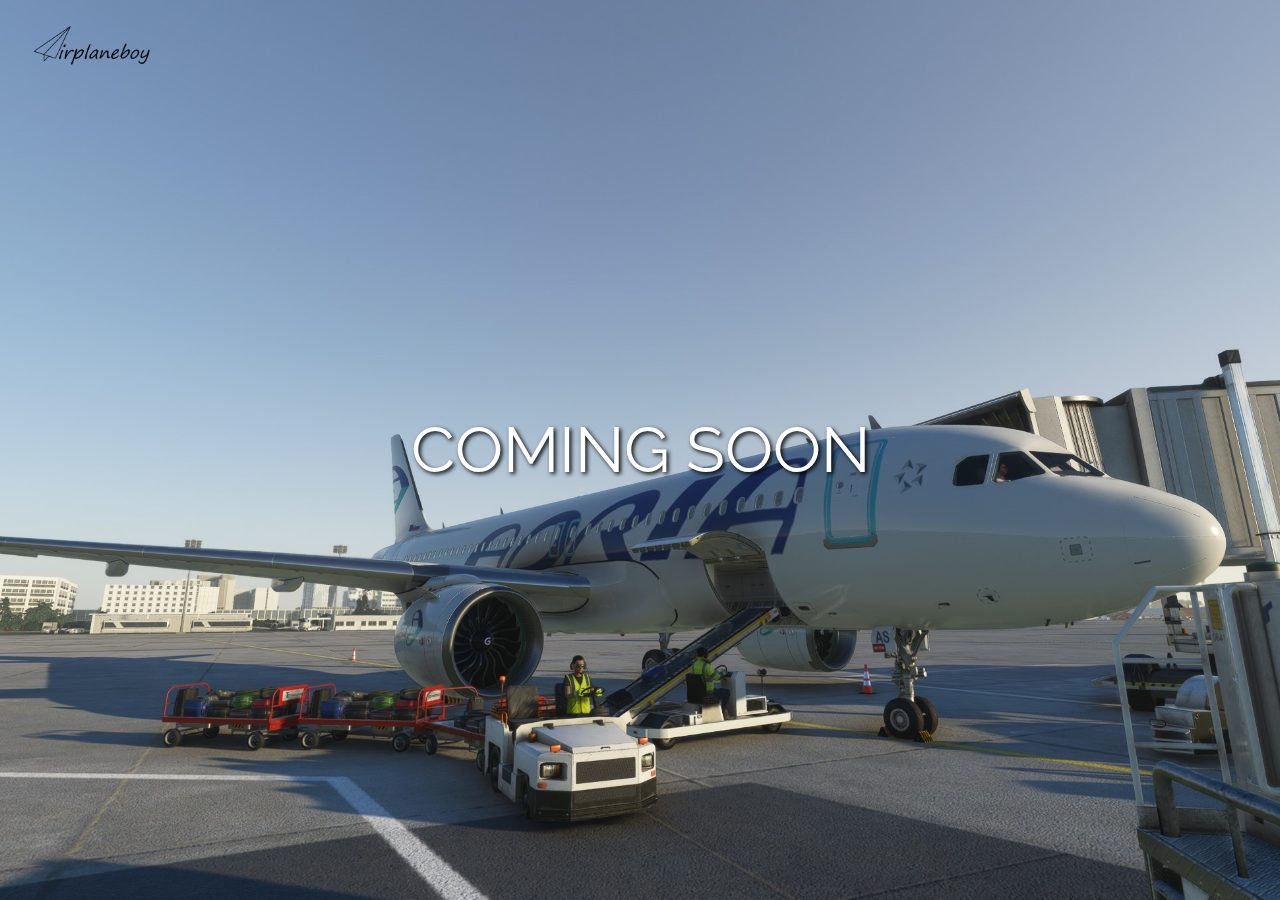
<file: index.html>
<!DOCTYPE html>
<html>
  <head>
    <title>Comming soon | Airplaneboy</title>
    <meta charset="utf-8">
    <meta name="description" content="airplaneboy's website">
    <meta name="keywords" content="airplaneboy, plane, airplane, aircraft, aviation">
    <meta name="author" content="Domen Vogrin">
    <link rel="stylesheet" href="https://www.w3schools.com/w3css/4/w3.css">
    <link rel="stylesheet" href="https://fonts.googleapis.com/css?family=Raleway">

    <link rel="icon" type="image/png" href="img/airplane.png"><!-- favicon -->
    <link rel="stylesheet" type="text/css" href="style/public.css"><!-- css -->
    <link rel="stylesheet" href="https://cdnjs.cloudflare.com/ajax/libs/font-awesome/4.7.0/css/font-awesome.min.css"><!-- fa fa icons -->

    <!-- GOOGLE FONTS -->
    <link rel="preconnect" href="https://fonts.googleapis.com">
    <link rel='stylesheet' href="https://fonts.googleapis.com/css?family=Josefin+Sans"><!-- normal text -->
    <link rel='stylesheet' href="https://fonts.googleapis.com/css?family=Zilla+Slab">
    <link rel='stylesheet' href="https://fonts.googleapis.com/css?family=Parisienne">

    <!-- scripts -->
    <script src="scripts/top.js"></script>
    <style>
      body,h1 {font-family: "Raleway", sans-serif}
      body, html {height: 100%}
      .bgimg {
        background-image: url('img/adr1.jpg');
        min-height: 100%;
        background-position: center;
        background-size: cover;
        text-shadow: 2px 2px 4px #000000;
      }
    </style>
  </head>
  <body>

    <div class="bgimg w3-display-container w3-animate-opacity w3-text-white">
      <div class="w3-display-topleft w3-padding-large w3-xlarge">
        <img src="img/airplaneboii.png" style="width: auto; height: 75px;">
      </div>
      <div class="w3-display-middle">
        <h1 class="w3-jumbo w3-animate-top" style="color: #FFFFFF">COMING SOON</h1>
      </div>
    </div>

  </body>
</html>
</file>
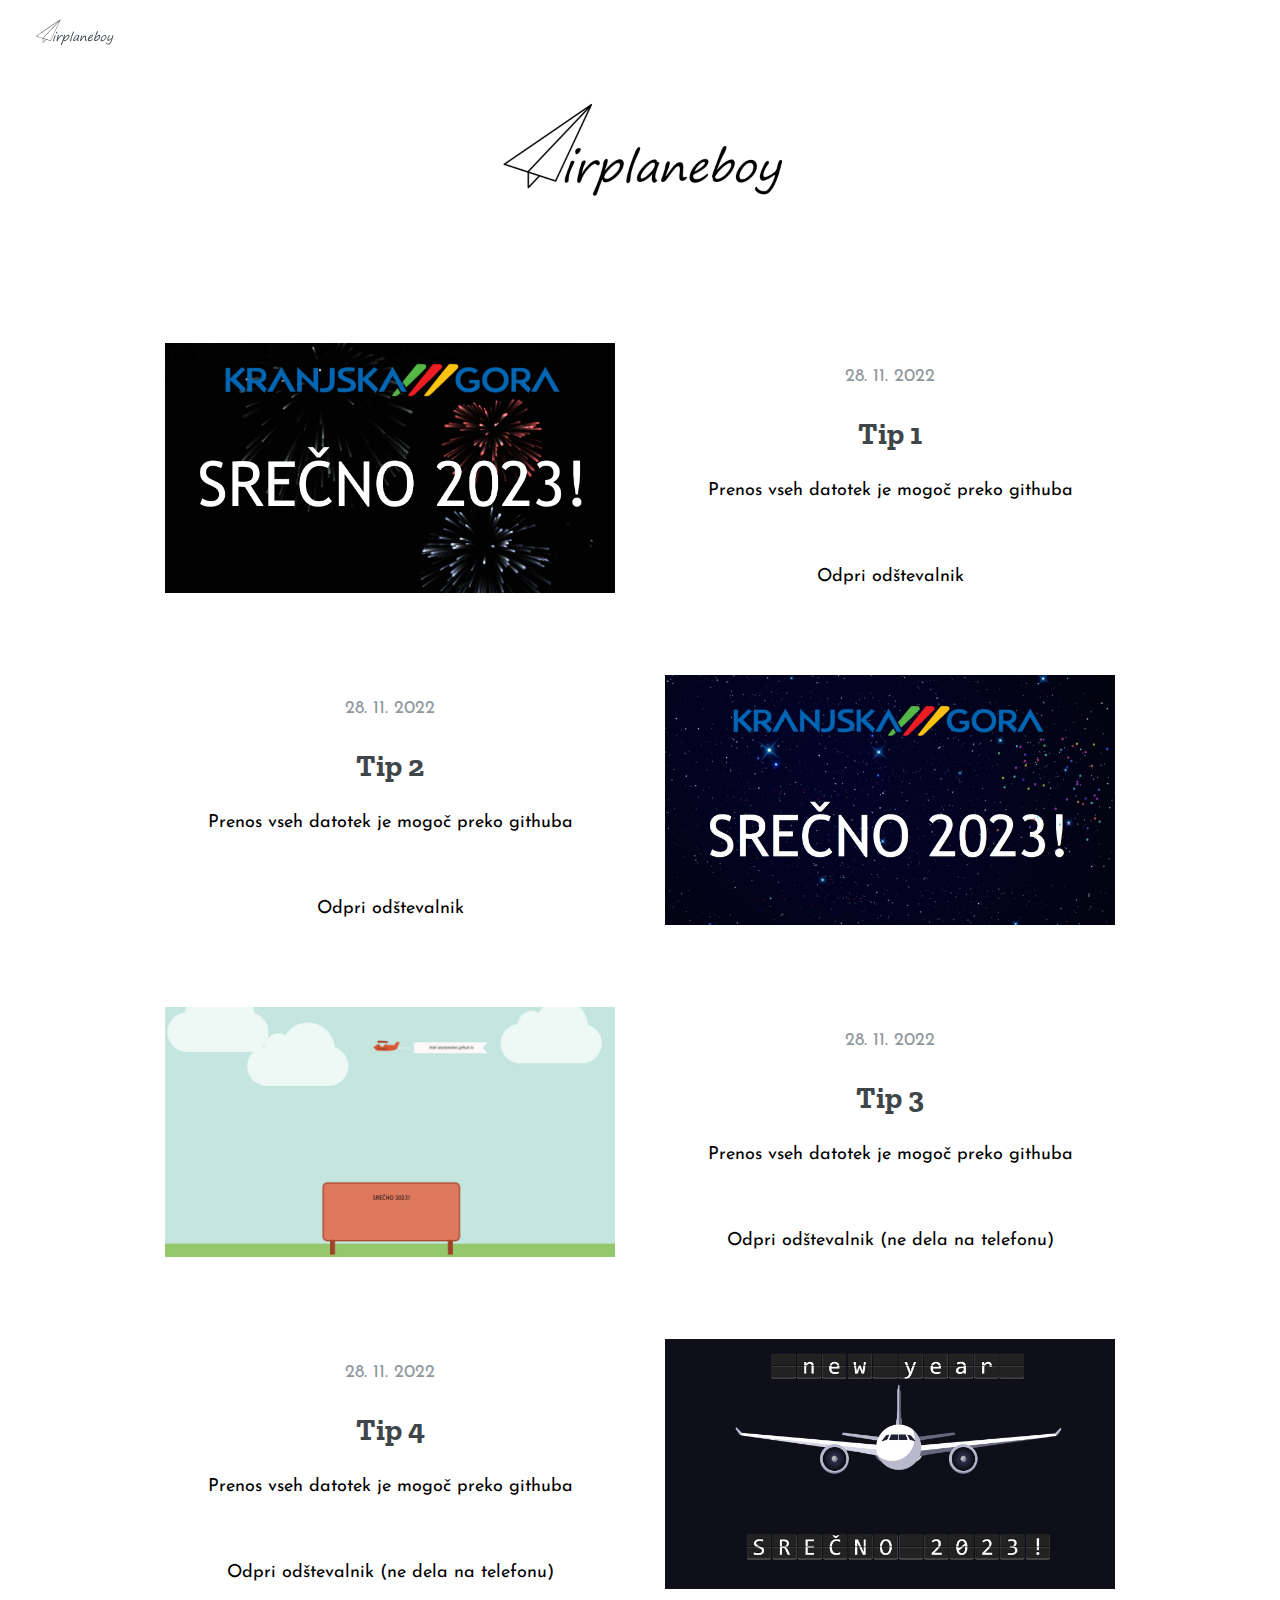
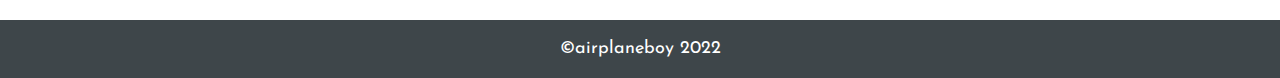
<file: odstevanje/index.html>
<!DOCTYPE html>
<html>
    <head>
        <title>Odštevanje | Airplaneboy</title>
        <meta charset="utf-8">
        <meta name="description" content="airplaneboy's website">
        <meta name="keywords" content="airplaneboy, plane, airplane, aircraft, aviation">
        <meta name="author" content="Domen Vogrin">
        <meta name="viewport" content="width=device-vidth,initial-scale=1.0">

        <link rel="icon" type="image/png" href="../img/airplane.png"><!-- favicon -->
        <link rel="stylesheet" type="text/css" href="../style/public.css"><!-- css -->
        <link rel="stylesheet" href="https://cdnjs.cloudflare.com/ajax/libs/font-awesome/4.7.0/css/font-awesome.min.css"><!-- fa fa icons -->

        <!-- GOOGLE FONTS -->
        <link rel="preconnect" href="https://fonts.googleapis.com">
        <link rel='stylesheet' href="https://fonts.googleapis.com/css?family=Josefin+Sans"><!-- normal text ? -->
        <link rel='stylesheet' href="https://fonts.googleapis.com/css?family=Zilla+Slab">

        <!-- scripts -->
        <script src="../scripts/top.js"></script>
    </head>
    <body>
        <!-- top button -->
        <button onclick="topFunction()" id="myBtn" title="Scroll to top"><i class="fa fa-arrow-up" aria-hidden="true"></i></button>
        
        <!-- navbar -->
        <div class="public_navigation">
            <div class="nav_logo">
                <a href="../index.html">
                    <img id="indexLogo" src="../svg/airplaneboy.svg">
                </a>
            </div>
            <!--<div class="nav_links">
                <a href="airplaneboy.html">Airplaneboy</a>-->
                <!--<a href="projects.html">Projekti</a>-->
                <!--<a href="blog.html">Blog</a>
            </div>-->
        </div>

        <!-- logo -->
        <div class="blog_logo_out">
            <div class="blog_logo_in">
                <img src="../img/airplaneboy.png">
            </div>
        </div>

        <!-- main div -->
        <div class="blog_main">
            <a href="type1/odstevanje.html", target="_blank">
                <div class="blog_post_all">
                    <div class="blog_post_demo_slika_levo">
                        <img src="type1/type1.jpg">
                    </div>
                    <div class="blog_post_demo_opis">
                        <div class="blog_post_demo_besedilo">
                            <p class="blog_post_demo_date">28. 11. 2022</p>
                            <h3>Tip 1</h3>
                            <p>Prenos vseh datotek je mogoč preko githuba</p>
                        </div>
                        <div>
                            <p class="blog_post_demo_vec">Odpri odštevalnik</p>
                        </div>
                    </div>
                </div>
            </a>

            <a href="type2/odstevanje.html", target="_blank">
                <div class="blog_post_all">
                    <div class="blog_post_demo_opis">
                        <div class="blog_post_demo_besedilo">
                            <p class="blog_post_demo_date">28. 11. 2022</p>
                            <h3>Tip 2</h3>
                            <p>Prenos vseh datotek je mogoč preko githuba</p>
                        </div>
                        <div>
                            <p class="blog_post_demo_vec">Odpri odštevalnik</p>
                        </div>
                    </div>
                    <div class="blog_post_demo_slika_desno">
                        <img src="type2/type2.jpg">
                    </div>
                </div>
            </a>

            <a href="type3/air.html", target="_blank">
                <div class="blog_post_all">
                    <div class="blog_post_demo_slika_levo">
                        <img src="type3/type3.jpg">
                    </div>
                    <div class="blog_post_demo_opis">
                        <div class="blog_post_demo_besedilo">
                            <p class="blog_post_demo_date">28. 11. 2022</p>
                            <h3>Tip 3</h3>
                            <p>Prenos vseh datotek je mogoč preko githuba</p>
                        </div>
                        <div>
                            <p class="blog_post_demo_vec">Odpri odštevalnik (ne dela na telefonu)</p>
                        </div>
                    </div>
                </div>
            </a>

            <a href="type4/airplane.html", target="_blank">
                <div class="blog_post_all">
                    <div class="blog_post_demo_opis">
                        <div class="blog_post_demo_besedilo">
                            <p class="blog_post_demo_date">28. 11. 2022</p>
                            <h3>Tip 4</h3>
                            <p>Prenos vseh datotek je mogoč preko githuba</p>
                        </div>
                        <div>
                            <p class="blog_post_demo_vec">Odpri odštevalnik (ne dela na telefonu)</p>
                        </div>
                    </div>
                    <div class="blog_post_demo_slika_desno">
                        <img src="type4/type4.jpg">
                    </div>
                </div>
            </a>

            
        </div>
                  
        <footer>
            <p>&copyairplaneboy&nbsp2022</p>
        </footer>
    </body>
</html>
</file>
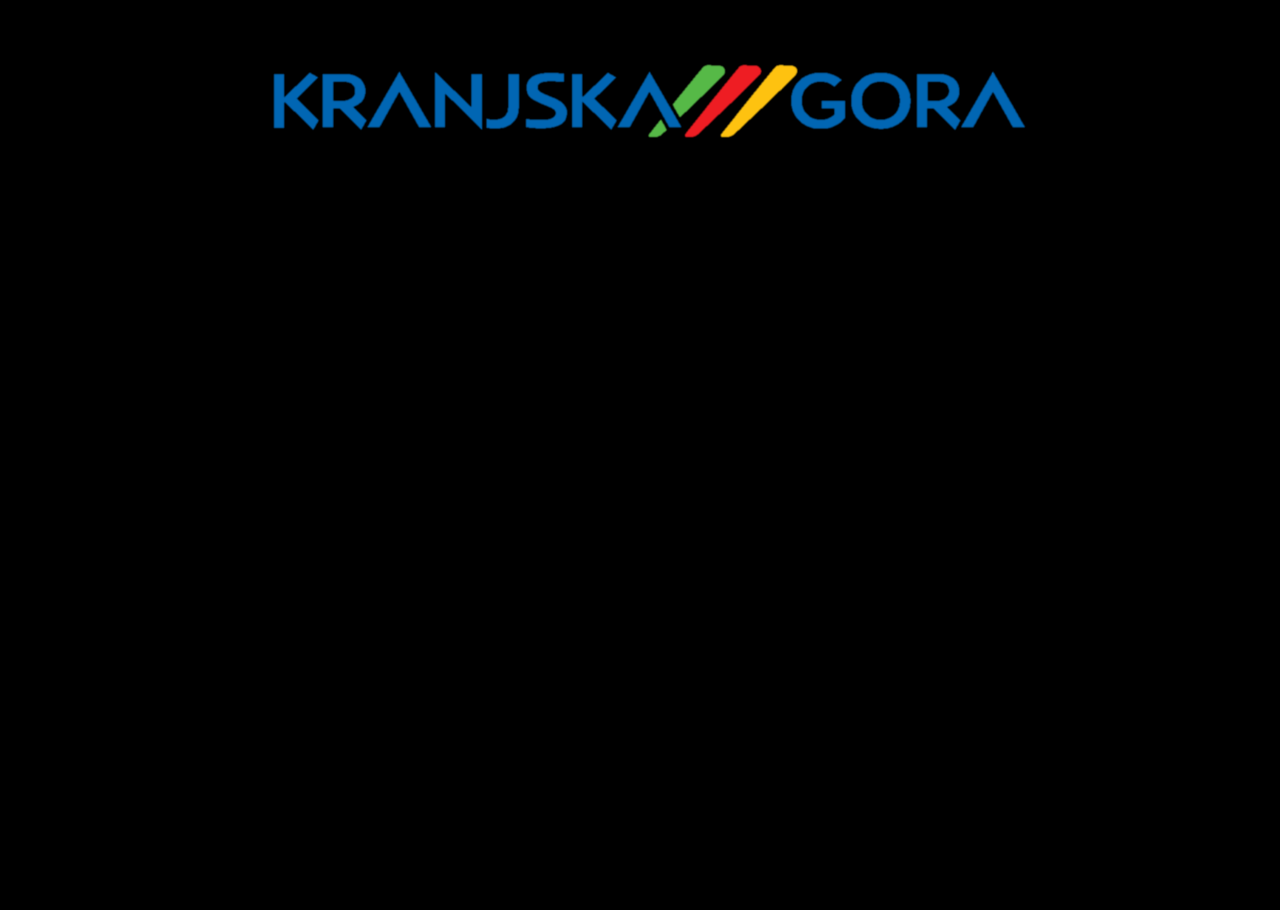
<file: odstevanje/odstevanje.html>
<!DOCTYPE html>
<html>
	<head>
		<title>Odštevanje v Kranjski Gori</title>
		<meta charset="UTF-8">
		<meta name="description" content="Eli ne zna delat odštevalnikov časa">
		<meta name="keywords" content="It's the final countdown, #KG4EVER, #KG=LIFE, #zedrugoleto">
		<meta name="author" content="Domen Vogrin">
		<meta name="viewport" content="width=device-vidth,initial-scale=1.0">
		<link rel="icon" type="image/png" href="favicon1.jpg">
		<link rel="stylesheet" type="text/css" href="odstevanje.css"/>
		
	</head>
	<body style="background: black !important;">
		
		
		
		<div id="fire" style="opacity: 0;">
			<canvas id="canvas"></canvas>
		</div>
		
		
		
		
		<div>
			<div style="position: absolute; left: 10px; top: 10px; width: 100%; height: 100%;">
				<div id="sirina">
					<div id="KG"><img src="logo.png"></div>
		
					<div id="notri">
						<p id="stej"></p>
					</div>
				</div>
			</div>
		</div>
		
		
		
		<script>
			// Datum in ura do 00:00:00
			var countDownDate = new Date("Jan 01, 2023 00:00:00").getTime();

			// Update vsaka sekunda
			var x = setInterval(odstevanje, 1000);
			
			function odstevanje() {

				// Današnji datum in ura
				var now = new Date().getTime();
    
				// Razdalja med zdaj in 00:00:00
				var distance = countDownDate - now;
    
				// Preračunaj v ure, minute in sekunde
				var hours = Math.floor(distance / (1000 * 60 * 60));
				var minutes = Math.floor((distance % (1000 * 60 * 60)) / (1000 * 60));
				var seconds = Math.floor((distance % (1000 * 60)) / 1000);
    
				// Pokaži v id="stej"
				if(hours < 10) hours = "0" + hours
				if(minutes < 10) minutes = "0" + minutes
				if(seconds < 10) seconds = "0" + seconds
				document.getElementById("stej").innerHTML = hours + "&nbsp:&nbsp"
				+ minutes + "&nbsp:&nbsp" + seconds;
				
				// Srečno 2020 
				if (distance < 1000) {
					clearInterval(x);
					document.getElementById("stej").innerHTML = "SREČNO 2023!"; //Vam želita brata Vogrin
					document.getElementById("fire").style.opacity = "1";
				}
			}
		</script>
		
		
		
		<script>

window.addEventListener("resize", resizeCanvas, false);
        window.addEventListener("DOMContentLoaded", onLoad, false);
        
        window.requestAnimationFrame = 
            window.requestAnimationFrame       || 
            window.webkitRequestAnimationFrame || 
            window.mozRequestAnimationFrame    || 
            window.oRequestAnimationFrame      || 
            window.msRequestAnimationFrame     || 
            function (callback) {
                window.setTimeout(callback, 1000/60);
            };
        
        var canvas, ctx, w, h, particles = [], probability = 0.04,
            xPoint, yPoint;
        
        
        
        
        
        function onLoad() {
            canvas = document.getElementById("canvas");
            ctx = canvas.getContext("2d");
            resizeCanvas();
            
            window.requestAnimationFrame(updateWorld);
        } 
        
        function resizeCanvas() {
            if (!!canvas) {
                w = canvas.width = window.innerWidth;
                h = canvas.height = window.innerHeight;
            }
        } 
        
        function updateWorld() {
            update();
            paint();
            window.requestAnimationFrame(updateWorld);
        } 
        
        function update() {
            if (particles.length < 500 && Math.random() < probability) {
                createFirework();
            }
            var alive = [];
            for (var i=0; i<particles.length; i++) {
                if (particles[i].move()) {
                    alive.push(particles[i]);
                }
            }
            particles = alive;
        } 
        
        function paint() {
            ctx.globalCompositeOperation = 'source-over';
            ctx.fillStyle = "rgba(0,0,0,0.2)";
            ctx.fillRect(0, 0, w, h);
            ctx.globalCompositeOperation = 'lighter';
            for (var i=0; i<particles.length; i++) {
                particles[i].draw(ctx);
            }
        } 
        
        function createFirework() {
            xPoint = Math.random()*(w-200)+100;
            yPoint = Math.random()*(h-200)+100;
            var nFire = Math.random()*50+100;
            var c = "rgb("+(~~(Math.random()*200+55))+","
                 +(~~(Math.random()*200+55))+","+(~~(Math.random()*200+55))+")";
            for (var i=0; i<nFire; i++) {
                var particle = new Particle();
                particle.color = c;
                var vy = Math.sqrt(25-particle.vx*particle.vx);
                if (Math.abs(particle.vy) > vy) {
                    particle.vy = particle.vy>0 ? vy: -vy;
                }
                particles.push(particle);
            }
        } 
        
        function Particle() {
            this.w = this.h = Math.random()*4+1;
            
            this.x = xPoint-this.w/2;
            this.y = yPoint-this.h/2;
            
            this.vx = (Math.random()-0.5)*10;
            this.vy = (Math.random()-0.5)*10;
            
            this.alpha = Math.random()*.5+.5;
            
            this.color;
        } 
        
        Particle.prototype = {
            gravity: 0.05,
            move: function () {
                this.x += this.vx;
                this.vy += this.gravity;
                this.y += this.vy;
                this.alpha -= 0.01;
                if (this.x <= -this.w || this.x >= screen.width ||
                    this.y >= screen.height ||
                    this.alpha <= 0) {
                        return false;
                }
                return true;
            },
            draw: function (c) {
                c.save();
                c.beginPath();
                
                c.translate(this.x+this.w/2, this.y+this.h/2);
                c.arc(0, 0, this.w, 0, Math.PI*2);
                c.fillStyle = this.color;
                c.globalAlpha = this.alpha;
                
                c.closePath();
                c.fill();
                c.restore();
            }
        } 

</script>
		
		
		
	</body>
</html>
</file>
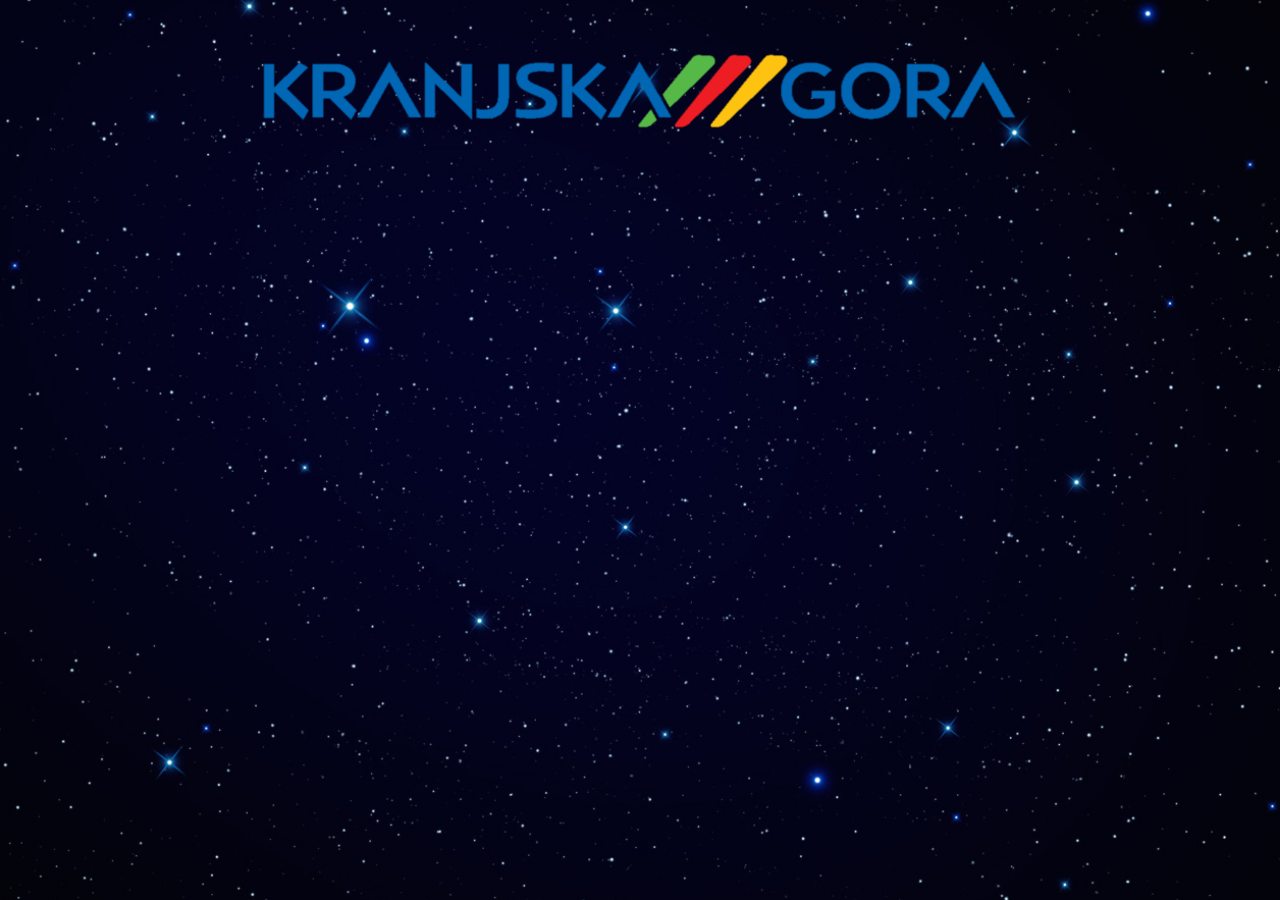
<file: odstevanje/test.html>
<!DOCTYPE html>
<html>
	<head>
		<title>Odštevanje v Kranjski Gori</title>
		<meta charset="UTF-8">
		<meta name="description" content="Eli ne zna delat odštevalnikov časa">
		<meta name="keywords" content="It's the final countdown, #KG4EVER, #KG=LIFE, #zedrugoleto">
		<meta name="author" content="Domen Vogrin">
		<meta name="viewport" content="width=device-vidth,initial-scale=1.0">
		<link rel="icon" type="image/png" href="favicon1.jpg">
		<link rel="stylesheet" type="text/css" href="odstevanje.css"/>
		<link rel="stylesheet" type="text/css" href="rakete.css"/>
	</head>
	<body>
		<div id="fire" style="opacity:0;">
			<div class="pyro">
				<div class="before"></div>
				<div class="after"></div>
			</div>
		</div>
		
		
		<div id="sirina">
			<div id="KG"><img src="logo.png"></div>
		
			<div id="notri">
				<p id="stej"></p>
			</div>
		</div>
		
		<script>
			// Datum in ura do 00:00:00
			var countDownDate = new Date("Jan 01, 2010 00:00:00").getTime();

			// Update vsaka sekunda
			var x = setInterval(odstevanje, 1000);
			
			function odstevanje() {

				// Današnji datum in ura
				var now = new Date().getTime();
    
				// Razdalja med zdaj in 00:00:00
				var distance = countDownDate - now;
    
				// Preračunaj v ure, minute in sekunde
				var hours = Math.floor(distance / (1000 * 60 * 60));
				var minutes = Math.floor((distance % (1000 * 60 * 60)) / (1000 * 60));
				var seconds = Math.floor((distance % (1000 * 60)) / 1000);
    
				// Pokaži v id="stej"
				if(hours < 10) hours = "0" + hours
				if(minutes < 10) minutes = "0" + minutes
				if(seconds < 10) seconds = "0" + seconds
				document.getElementById("stej").innerHTML = hours + "&nbsp:&nbsp"
				+ minutes + "&nbsp:&nbsp" + seconds;
				
				// Srečno 2020 
				if (distance < 1000) {
					clearInterval(x);
					document.getElementById("stej").innerHTML = "SREČNO 2020!"; //Vam želita brata Vogrin
					document.getElementById("fire").style.opacity = "1";
				}
			}
		</script>
		
	</body>
</html>
</file>
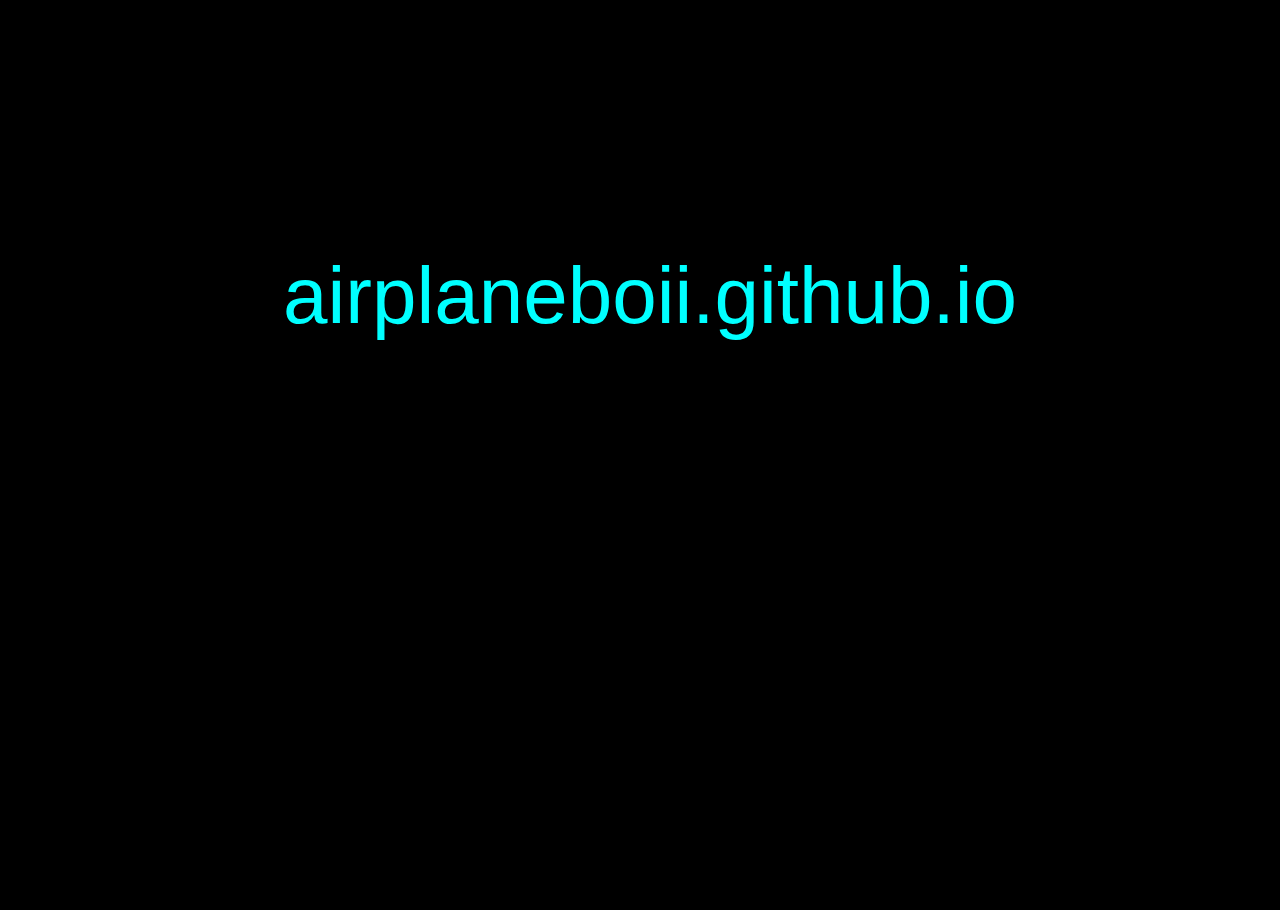
<file: odstevanje/type1/odstevanje.html>
<!DOCTYPE html>
<html>
	<head>
		<title>Odštevanje do novega leta</title>
		<meta charset="UTF-8">
		<meta name="description" content="It's the final countdown">
		<meta name="keywords" content="#KG4EVER, #KG=LIFE, #zespet, #adr4ever">
		<meta name="author" content="airplaneboy">
		<meta name="viewport" content="width=device-vidth,initial-scale=1.0">
		<link rel="icon" type="image/png" href="../../img/airplane.png">
		<link rel="stylesheet" type="text/css" href="odstevanje.css"/>
		
	</head>
	<body style="background: black !important;">
		
		
		
		<div id="fire" style="opacity: 0;">
			<canvas id="canvas"></canvas>
		</div>
		
		
		
		
		<div>
			<div style="position: absolute; left: 10px; top: 10px; width: 100%; height: 100%;">
				<div id="sirina">
					<!-- <div id="KG"><a href="https://kranjska-gora.si/" target="_blank"><img src="logo.png"></a></div> -->
                    <div id="KG" style="padding-top: 15em !important;"><a href="https://airplaneboii.github.io/" style="text-decoration: none; color: aqua; font-family: Arial, Helvetica, sans-serif; font-size: 5em;" target="_blank">airplaneboii.github.io</a></div>
		
					<div id="notri">
						<p id="stej"></p>
					</div>
				</div>
			</div>
		</div>
		
		
		
		<script>
			// Datum in ura do 00:00:00
			var countDownDate = new Date("Jan 01, 2024 00:00:00").getTime();

			// Update vsaka sekunda
			var x = setInterval(odstevanje, 1000);
			
			function odstevanje() {

				// Današnji datum in ura
				var now = new Date().getTime();
    
				// Razdalja med zdaj in 00:00:00
				var distance = countDownDate - now;
    
				// Preračunaj v ure, minute in sekunde
				var hours = Math.floor(distance / (1000 * 60 * 60));
				var minutes = Math.floor((distance % (1000 * 60 * 60)) / (1000 * 60));
				var seconds = Math.floor((distance % (1000 * 60)) / 1000);
    
				// Pokaži v id="stej"
				if(hours < 10) hours = "0" + hours
				if(minutes < 10) minutes = "0" + minutes
				if(seconds < 10) seconds = "0" + seconds
				document.getElementById("stej").innerHTML = hours + "&nbsp:&nbsp"
				+ minutes + "&nbsp:&nbsp" + seconds;
				
				// Srečno 2020 
				if (distance < 1000) {
					clearInterval(x);
					document.getElementById("stej").innerHTML = "SREČNO 2024!";
					document.getElementById("fire").style.opacity = "1";
				}
			}
		</script>
		
		
		
		<script>

window.addEventListener("resize", resizeCanvas, false);
        window.addEventListener("DOMContentLoaded", onLoad, false);
        
        window.requestAnimationFrame = 
            window.requestAnimationFrame       || 
            window.webkitRequestAnimationFrame || 
            window.mozRequestAnimationFrame    || 
            window.oRequestAnimationFrame      || 
            window.msRequestAnimationFrame     || 
            function (callback) {
                window.setTimeout(callback, 1000/60);
            };
        
        var canvas, ctx, w, h, particles = [], probability = 0.04,
            xPoint, yPoint;
        
        
        
        
        
        function onLoad() {
            canvas = document.getElementById("canvas");
            ctx = canvas.getContext("2d");
            resizeCanvas();
            
            window.requestAnimationFrame(updateWorld);
        } 
        
        function resizeCanvas() {
            if (!!canvas) {
                w = canvas.width = window.innerWidth;
                h = canvas.height = window.innerHeight;
            }
        } 
        
        function updateWorld() {
            update();
            paint();
            window.requestAnimationFrame(updateWorld);
        } 
        
        function update() {
            if (particles.length < 500 && Math.random() < probability) {
                createFirework();
            }
            var alive = [];
            for (var i=0; i<particles.length; i++) {
                if (particles[i].move()) {
                    alive.push(particles[i]);
                }
            }
            particles = alive;
        } 
        
        function paint() {
            ctx.globalCompositeOperation = 'source-over';
            ctx.fillStyle = "rgba(0,0,0,0.2)";
            ctx.fillRect(0, 0, w, h);
            ctx.globalCompositeOperation = 'lighter';
            for (var i=0; i<particles.length; i++) {
                particles[i].draw(ctx);
            }
        } 
        
        function createFirework() {
            xPoint = Math.random()*(w-200)+100;
            yPoint = Math.random()*(h-200)+100;
            var nFire = Math.random()*50+100;
            var c = "rgb("+(~~(Math.random()*200+55))+","
                 +(~~(Math.random()*200+55))+","+(~~(Math.random()*200+55))+")";
            for (var i=0; i<nFire; i++) {
                var particle = new Particle();
                particle.color = c;
                var vy = Math.sqrt(25-particle.vx*particle.vx);
                if (Math.abs(particle.vy) > vy) {
                    particle.vy = particle.vy>0 ? vy: -vy;
                }
                particles.push(particle);
            }
        } 
        
        function Particle() {
            this.w = this.h = Math.random()*4+1;
            
            this.x = xPoint-this.w/2;
            this.y = yPoint-this.h/2;
            
            this.vx = (Math.random()-0.5)*10;
            this.vy = (Math.random()-0.5)*10;
            
            this.alpha = Math.random()*.5+.5;
            
            this.color;
        } 
        
        Particle.prototype = {
            gravity: 0.05,
            move: function () {
                this.x += this.vx;
                this.vy += this.gravity;
                this.y += this.vy;
                this.alpha -= 0.01;
                if (this.x <= -this.w || this.x >= screen.width ||
                    this.y >= screen.height ||
                    this.alpha <= 0) {
                        return false;
                }
                return true;
            },
            draw: function (c) {
                c.save();
                c.beginPath();
                
                c.translate(this.x+this.w/2, this.y+this.h/2);
                c.arc(0, 0, this.w, 0, Math.PI*2);
                c.fillStyle = this.color;
                c.globalAlpha = this.alpha;
                
                c.closePath();
                c.fill();
                c.restore();
            }
        } 

</script>
		
		
		
	</body>
</html>
</file>
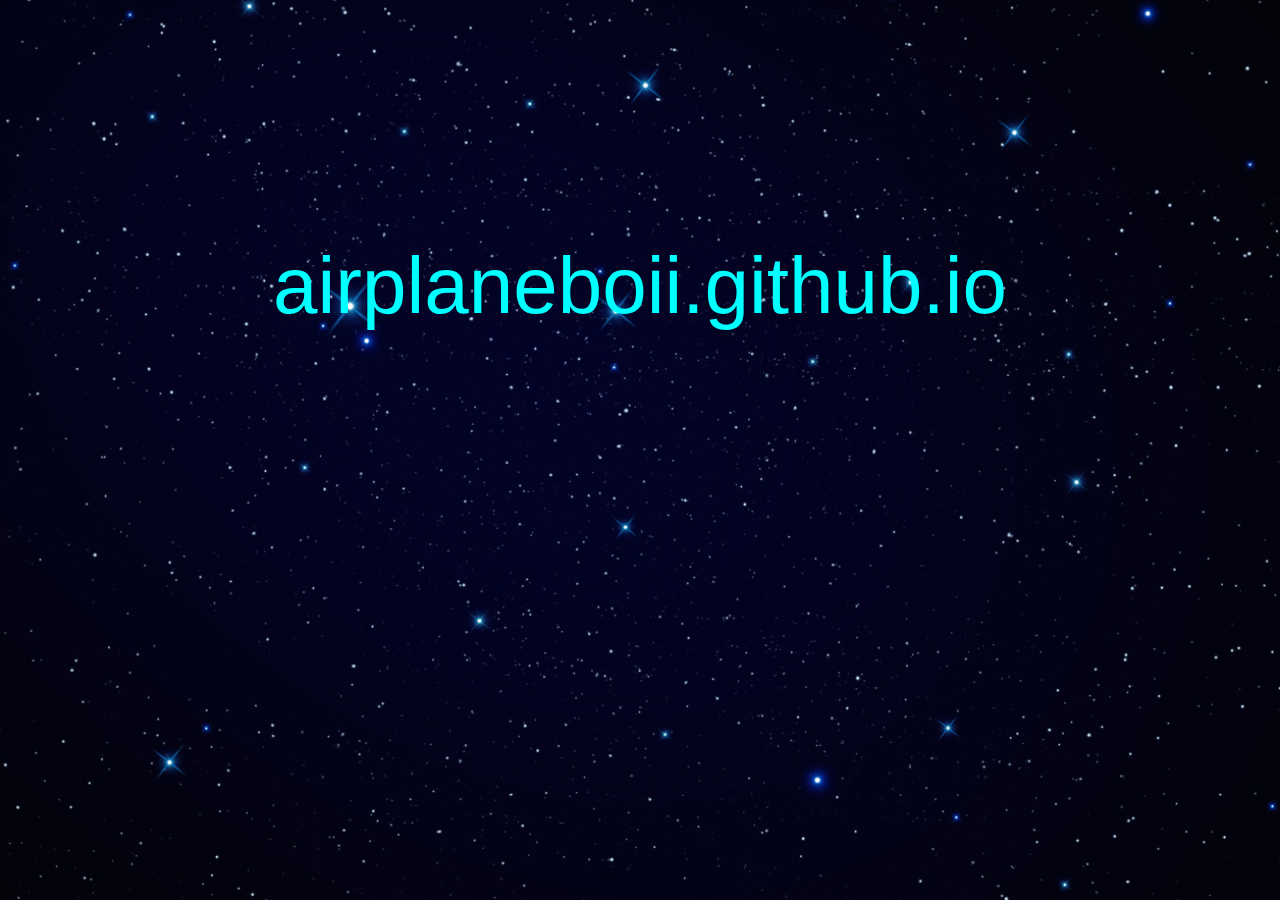
<file: odstevanje/type2/odstevanje.html>
<!DOCTYPE html>
<html>
	<head>
		<title>Odštevanje do novega leta</title>
		<meta charset="UTF-8">
		<meta name="description" content="It's the final countdown">
		<meta name="keywords" content="#KG4EVER, #KG=LIFE, #zespet, #adr4ever">
		<meta name="author" content="Domen Vogrin">
		<meta name="viewport" content="width=device-vidth,initial-scale=1.0">
		<link rel="icon" type="image/png" href="../../img/airplane.png">
		<link rel="stylesheet" type="text/css" href="odstevanje.css"/>
		<link rel="stylesheet" type="text/css" href="rakete.css"/>
	</head>
	<body>
		<div id="fire" style="opacity:0;">
			<div class="pyro">
				<div class="before"></div>
				<div class="after"></div>
			</div>
		</div>
		
		
		<div id="sirina">
			<!-- <div id="KG"><a href="https://kranjska-gora.si/" target="_blank"><img src="logo.png"></a></div> -->
			<div id="KG" style="padding-top: 15em !important;"><a href="https://airplaneboii.github.io/" style="text-decoration: none; color: aqua; font-family: Arial, Helvetica, sans-serif; font-size: 5em;" target="_blank">airplaneboii.github.io</a></div>
			<div id="notri">
				<p id="stej"></p>
			</div>
		</div>
		
		<script>
			// Datum in ura do 00:00:00
			var countDownDate = new Date("Jan 01, 2024 00:00:00").getTime();

			// Update vsaka sekunda
			var x = setInterval(odstevanje, 1000);
			
			function odstevanje() {

				// Današnji datum in ura
				var now = new Date().getTime();
    
				// Razdalja med zdaj in 00:00:00
				var distance = countDownDate - now;
    
				// Preračunaj v ure, minute in sekunde
				var hours = Math.floor(distance / (1000 * 60 * 60));
				var minutes = Math.floor((distance % (1000 * 60 * 60)) / (1000 * 60));
				var seconds = Math.floor((distance % (1000 * 60)) / 1000);
    
				// Pokaži v id="stej"
				if(hours < 10) hours = "0" + hours
				if(minutes < 10) minutes = "0" + minutes
				if(seconds < 10) seconds = "0" + seconds
				document.getElementById("stej").innerHTML = hours + "&nbsp:&nbsp"
				+ minutes + "&nbsp:&nbsp" + seconds;
				
				// Srečno 2020 
				if (distance < 1000) {
					clearInterval(x);
					document.getElementById("stej").innerHTML = "SREČNO 2024!";
					document.getElementById("fire").style.opacity = "1";
				}
			}
		</script>
		
	</body>
</html>
</file>
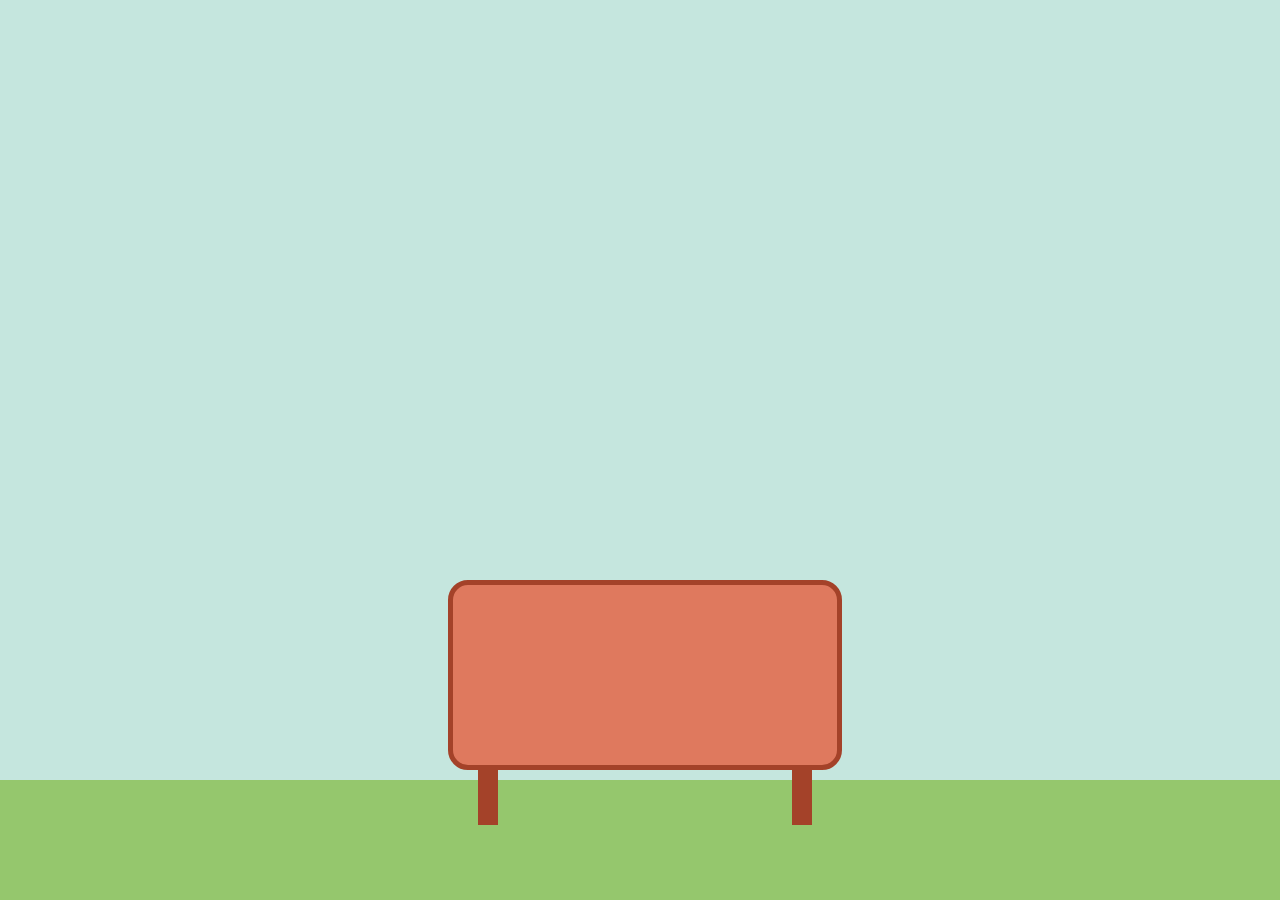
<file: odstevanje/type3/air.html>
﻿<!DOCTYPE html>
<html lang="sl">
	<head>
		<title>Odštevanje do novega leta</title>
		<meta charset="UTF-8">
		<meta name="description" content="It's the final countdown">
		<meta name="keywords" content="#KG4EVER, #KG=LIFE, #zespet, #adr4ever">
		<meta name="author" content="airplaneboy">
		<meta name="viewport" content="width=device-vidth,initial-scale=1.0">
		<!--<link rel="stylesheet" type="text/css" href="global.css">-->
		<link rel="icon" type="image/png" href="../../img/airplane.png">
		<style>
		/**********************************************************************************************************************************************************************************************************************************/
/*S*/
/**********************************************************************************************************************************************************************************************************************************/

html {
	background: #C5E6DE;
	height: 100%;
	width: 100%;
	font-family: sans-serif;
}

body {
	margin: 0;
	overflow: hidden;
	height: 100%;
}


/**********************************************************************************************************************************************************************************************************************************/
/*Letalo*/
/**********************************************************************************************************************************************************************************************************************************/
.wrapper {
	margin: auto;
	margin-top: 50px;
	width:800px;
	height: 600px;
	overflow: hidden;
	position: relative;
	background: #C5E6DE;
	z-index:-10;
}

.airplane {
	width: 500px;
	height: 80px;
	position: absolute;
	top: 25%;
	left: 1000px;
	margin: -100px 0 0 1000px;
	animation: move 30s linear infinite;
}

.shuttle {
  width: 90px; 
  height: 25px; 
  background: #D85836;
  position: absolute;
  left: 0px; 
  top: 32px; 
  border-radius: 50px 100px 200px 50px / 50px 20px 50px 50px;
  z-index: 2;
  transform: rotate(2deg);
}

.shuttle:before{
    content: '';
    width: 30px; 
    height: 16px; 
    border-radius: 0 0 3px 80%; 
    background: #D85836;
    position: absolute;
    top: -10px;
    right: -12px; 
    transform: rotate(-250deg);
}
  
.shuttle:after { 
    content: '';
    width: 40px;
    height: 6px;
    border-radius: 10px 90% 90% 10px / 10px 10px 10px 10px;
    background: #A44229;
    position: absolute;
    left: 10px;
    top: 56%;
    z-index: 3;
    transform: rotate(2deg);
}
  
.nose {
    left: -5px;
    top: 37px;
    width: 10px;
    height: 10px;
    background: #D85836;
    border-radius: 100px 100px 100px 100px;
    position: absolute;
}

.nose:before{
    content: '';
    width: 2px;
    height: 10px;
    background: #eee;
    position: absolute;
    top: -8px; 
    right: 5px;
    z-index: -1;
}

.nose:after{
    content: '';
    width: 2px;
    height: 10px;
    background: #eee;
    position: absolute;
    top: 8px;
    right: 5px;
    z-index: -1;
}
	

.wings { 
    content: '';
    width: 45px;
    height: 8px;
    border-radius: 10px 90% 90% 10px / 10px 10px 10px 10px;
    background: #A44229;
    position: absolute;
    left: 10px;
    top: 20%;
    z-index: 3;
    transform: rotate(3deg);
}

.wings:before{
    content: '';
    width: 2px;
    height: 22px;
    background: #A44229;
    position: absolute;
    top: 8px; 
    left: 5px;
    z-index: 3;
}

.wings:after{
    content: '';
    width: 2px;
    height: 22px;
    background: #A44229;
    position: absolute;
	top: 8px;
    right: 8px;
    z-index: 3;
}

.cockpit {
    left: 20px;
    top: 25%;
    width: 20px;
    height: 20px;
    background: #C5E6DE;
    border-radius: 100px 100px 100px 100px;
    position: absolute;
	z-index: 2;
}

/**********************************************************************************************************************************************************************************************************************************/

.rope {
	content: '';
	width: 40px; 
	height: 2px; 
	background: #eee;
	position: absolute;
	left: 90px;
	top: 55%;
}

.rope:before{
    content: '';
    width: 40px; 
    height: 2px; 
    background: #eee;
    position: absolute;
    left: 35px;
    top: -9px;
    transform: rotate(-210deg);
    z-index: 3;
}
.rope:after {
    content: '';
    width: 40px; 
    height: 2px; 
    background: #eee;
    position: absolute;
    left: 35px;
    top: 9px;
    transform: rotate(210deg);
    z-index: 3;
}

.banner {
	text-align: center;
	line-height: 44px;
	width: 300px;
	height: 44px;
	position: absolute;
	top: 22px;
	left: 160px;
	background: Snow;
	z-index: 3;
}

.triangle {
	right: 0px;
	border-bottom:22px solid transparent;
	border-top:22px solid transparent;
	border-right:22px solid #C5E6DE;
	height:0;
	z-index: 10;
	position: absolute;
}

/**********************************************************************************************************************************************************************************************************************************/
.sign {
	content: '';
	width: 30%;
	height: 20%;
	z-index: 3;
	position: absolute;
	background: #DF795E;
	border-radius: 20px 20px 20px 20px;
	border: 5px solid #A44229;
	left: 35%;
	bottom: 130px;
}

.sign:before{
    content: '';
    width: 20px;
    height: 60px;
    background: #A44229;
    position: absolute;
    bottom: -60px; 
    left: 25px;
    z-index: 2;
}

.sign:after{
    content: '';
    width: 20px;
    height: 60px;
    background: #A44229;
    position: absolute;
    bottom: -60px;
    right: 25px;
    z-index: 2;
}

.napis {
	Font-family: "Trebuchet MS";
	Text-align: Center;
	font-size: 1.5em;
}


/**********************************************************************************************************************************************************************************************************************************/
.hill {
	content: '';
	height: 120px;
	z-index: 2;
	position: relative;
	background: #95C76D;
}

footer {
	width: 100%;
	z-index: 2;
	position: absolute;
	bottom: 0px;
}

/**********************************************************************************************************************************************************************************************************************************/
.cloud {
	content: '';
	z-index: 2;
	position: absolute;
	background: #fff;
	width: 50px;
	height: 50px;
	left:25%;
	top:20%;
	border-radius: 80% 80% 80% 80%;
	animation: drift 160s linear infinite;
}
  
.cloud:before {
    content: '';
    z-index: 2;
    position: absolute;
    background: #fff;
    width: 50px;
    height: 50px;
    left:25%;
    top:40%;
    border-radius: 80% 80% 80% 80%;
}

.cloud:after {
    content: '';
    z-index: 2;
    position: absolute;
    background: #fff;
    width: 50px;
    height: 50px;
    left:-30%;
    top:40%;
    border-radius: 80% 80% 80% 80%;
}

.clouds {
	fill: rgba(255,255,255,0.7);
	position: absolute;
}

#cloud0 {
	z-index: 10;
	left: -600px;
	top: -20%;
	animation: drift 72s linear infinite;
}

#cloud1 {
	z-index: 10;
	left: -500px;
	top: -12%;
	animation: drift-2 60s linear infinite;
}

#cloud2 {
	z-index: 10;
	left: -900px;
	top: -8%;
	animation: drift-3 80s linear infinite;
}

#cloud3 {
	z-index: 10;
	left: -500px;
	top: 0%;
	animation: drift-4 53s linear infinite;
}


/**********************************************************************************************************************************************************************************************************************************/
/*Animacije*/
/**********************************************************************************************************************************************************************************************************************************/
@keyframes move {
  100% {left: -1500px;}
}

@keyframes drift {
  100% {
     left: 1500px;
  }
}

@keyframes drift-2 {
  100% {
     left: 1500px;
  }
}

@keyframes drift-3 {
  100% {
     left: 1500px;
  }
}

@keyframes drift-4 {
  100% {
     left: 1500px;
  }
}

/**********************************************************************************************************************************************************************************************************************************/
/*Manjši zasloni*/
/**********************************************************************************************************************************************************************************************************************************/

/***********************/
/*1000px*/
/***********************/
@media only screen and (max-width: 1000px) {
	/*
	body {
		background-color: red;
	}
	*/
	
	.airplane {
		margin: -100px 0 0 500px;
		animation: move 25s linear infinite;
	}
	
	.sign {
		content: '';
		width: 36%;
		height: 20%;
		left: 32%;
		bottom: 130px;
	}
}

/***********************/
/*850px*/
/***********************/
@media only screen and (max-width: 850px) {
	/*
	body {
		background-color: magenta;
	}
	*/
	
	.airplane {
		
		margin: -100px 0 0 400px;
		animation: move 23s linear infinite;
	}
	
	.sign {
		content: '';
		width: 36%;
		min-width: 250px;
		height: 15%;
		min-height: 120px;
		left: 32%;
		bottom: 130px;
	}
	
	.napis {
		font-size: 1.2em;
	}
}

/***********************/
/*700px*/
/***********************/
@media only screen and (max-width: 700px) {
	/*
	body {
		background-color: orange;
	}
	*/
	
	.airplane {
		
		margin: -100px 0 0 400px;
		animation: move 23s linear infinite;
	}
	
	.sign {
		content: '';
		width: 36%;
		min-width: 250px;
		height: 15%;
		min-height: 120px;
		left: 32%;
		bottom: 130px;
	}
	
	.napis {
		font-size: 1.05em;
	}
  
}

/***********************/
/*500px*/
/***********************/
@media only screen and (max-width: 500px) {
	/*
	body {
		background-color: hotpink;
	}
	*/
	
	.airplane {
		
		margin: -100px 0 0 200px;
		animation: move 23s linear infinite;
	}
	
	.sign {
		content: '';
		width: 36%;
		min-width: 250px;
		height: 15%;
		min-height: 120px;
		left: 20%;
		bottom: 130px;
	}
	
	.napis {
		font-size: 1.05em;
	}
	
	html {
		max-width: 500px
	}

	body {
		max-width: 500px
	}
  
}
		</style>
	</head>
	<body>
		
		<div class="airplane">
			<i class="shuttle"></i>
			<i class="nose"></i>
			<i class="wings"></i>
			<i class="cockpit"></i>
			<i class="rope"></i>
			<i class="banner">
			Andreja se bo kmalu upokojila! :)
			<i class="triangle"></i>
			</i>
			
			<script>
				// Set the date we're counting down to
				var countDownDate = new Date("Aug 1, 2025 00:00:00").getTime();

				// Update the count down every 1 second
				var x = setInterval(odstevanje, 1000);
				
				function odstevanje() {
	
					// Get todays date and time
					var now = new Date().getTime();
    
					// Find the distance between now and the count down date
					var distance = countDownDate - now;
    
					// Time calculations for days, hours, minutes and seconds
					var days = Math.floor(distance / (1000 * 60 * 60 * 24));
					var hours = Math.floor((distance % (1000 * 60 * 60 * 24)) / (1000 * 60 * 60));
					var minutes = Math.floor((distance % (1000 * 60 * 60)) / (1000 * 60));
					var seconds = Math.floor((distance % (1000 * 60)) / 1000);
    
					// Output the result in an element with id="demo"
					if(days < 10) days = "0" + days
					if(hours < 10) hours = "0" + hours
					if(minutes < 10) minutes = "0" + minutes
					if(seconds < 10) seconds = "0" + seconds
					document.getElementById("demo").innerHTML = days + "d&nbsp:&nbsp" + hours + "h&nbsp:&nbsp"
					+ minutes + "m&nbsp:&nbsp" + seconds + "s";
				
					// If the count down is over, write some text 
					if (distance < 1000) {
						clearInterval(x);
						document.getElementById("demo").innerHTML = "Uživaj v penziji, Andreja!"; //Vam želita brata Vogrin
						document.getElementById("fire").style.opacity = "1";
					} else {
						document.getElementById("ban").innerHTML = "Do Andrejine upokojitve nas loči še:";
					}
				}		
			</script>
				
				
				
				
				
		</div>
			<svg id="cloud0" class="clouds" width="512" height="512"><path id="cloud-icon" d="M406.1 227.63c-8.23-103.65-144.71-137.8-200.49-49.05 -36.18-20.46-82.33 3.61-85.22 45.9C80.73 229.34 50 263.12 50 304.1c0 44.32 35.93 80.25 80.25 80.25h251.51c44.32 0 80.25-35.93 80.25-80.25C462 268.28 438.52 237.94 406.1 227.63z"/></svg>
			<svg id="cloud1" class="clouds" width="512" height="512"><path id="cloud-icon" d="M406.1 227.63c-8.23-103.65-144.71-137.8-200.49-49.05 -36.18-20.46-82.33 3.61-85.22 45.9C80.73 229.34 50 263.12 50 304.1c0 44.32 35.93 80.25 80.25 80.25h251.51c44.32 0 80.25-35.93 80.25-80.25C462 268.28 438.52 237.94 406.1 227.63z"/></svg>
			<svg id="cloud2" class="clouds" width="512" height="512"><path id="cloud-icon" d="M406.1 227.63c-8.23-103.65-144.71-137.8-200.49-49.05 -36.18-20.46-82.33 3.61-85.22 45.9C80.73 229.34 50 263.12 50 304.1c0 44.32 35.93 80.25 80.25 80.25h251.51c44.32 0 80.25-35.93 80.25-80.25C462 268.28 438.52 237.94 406.1 227.63z"/></svg>
			<svg id="cloud3" class="clouds" width="512" height="512"><path id="cloud-icon" d="M406.1 227.63c-8.23-103.65-144.71-137.8-200.49-49.05 -36.18-20.46-82.33 3.61-85.22 45.9C80.73 229.34 50 263.12 50 304.1c0 44.32 35.93 80.25 80.25 80.25h251.51c44.32 0 80.25-35.93 80.25-80.25C462 268.28 438.52 237.94 406.1 227.63z"/></svg>
			
			
			
		<div class="sign">
				<p id="ban" class="napis"></p><br>
				<div id="demo" class="napis"></div>
		</div>
			
		<footer>
			<div class="hill"></div>
		</footer>
		
	</body>
</html>
</file>
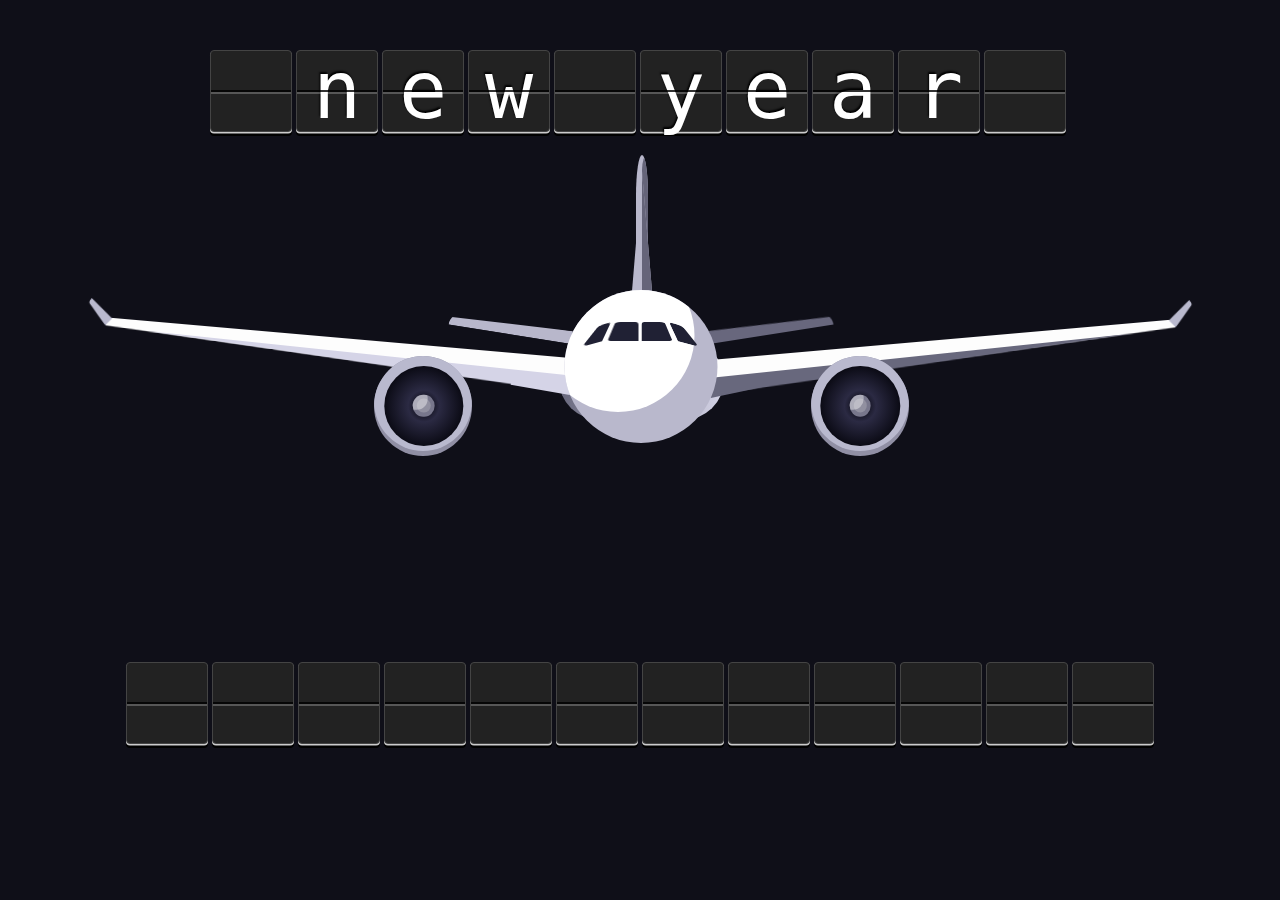
<file: odstevanje/type4/airplane.html>
<!DOCTYPE html>
<html lang="sl">
	<head>
		<title>Odštevanje do novega leta</title>
		<meta charset="UTF-8">
		<meta name="description" content="It's the final countdown">
		<meta name="keywords" content="#KG4EVER, #KG=LIFE, #zespet, #adr4ever">
		<meta name="author" content="airplaneboy">
		<meta name="viewport" content="width=device-vidth,initial-scale=1.0">
		<link rel="stylesheet" type="text/css" href="airplane.css">
		<link rel="stylesheet" type="text/css" href="tabla.css">
		<link rel="icon" type="image/png" href="../../img/airplane.png">
	</head>
	<body>
	
		<div class="Tabla">
			<div class="pane">&nbsp</div>
			<div class="pane">n</div>
			<div class="pane">e</div>
			<div class="pane">w</div>
			<div class="pane">&nbsp</div>
			<div class="pane">y</div>
			<div class="pane">e</div>
			<div class="pane">a</div>
			<div class="pane">r</div>
			<div class="pane">&nbsp</div>
		</div>
		
		
		
		<!-- Letalo -->
		<div class="plane">
			<div class="ver-stab"></div>
			<div class="ver-stab-tri"></div>
			<div class="nose">
				<div class="window1"></div>
				<div class="window2"></div>
				<div class="window3"></div>
				<div class="window4"></div>
			</div>
			<div class="back-body"></div>
			<div class="hor-stab"></div>
			<div class="hor-stab2"></div>
			<div class="wing"></div>
			<div class="wing-bottom"></div>
			<div class="wing right"></div>
			<div class="wing-bottom wing-right"></div>
			
			<div class="engine">
				<div class="fan">
					<div class="front">
						<div class="fan inner"></div>
					</div>
				</div>
			</div>
			
			<div class="engine eng-big2">
				<div class="fan">
					<div class="front">
						<div class="fan inner"></div>
					</div>
				</div>
			</div>
		</div>
		
		<div class="Tabla2">
			<div class="pane" id="1d"></div>
			<div class="pane" id="2d"></div>
			<div class="pane" id="3d"></div>
			<div class="pane" id="1k"></div>
			<div class="pane" id="1h"></div>
			<div class="pane" id="2h"></div>
			<div class="pane" id="2k"></div>
			<div class="pane" id="1m"></div>
			<div class="pane" id="2m"></div>
			<div class="pane" id="3k"></div>
			<div class="pane" id="1s"></div>
			<div class="pane" id="2s"></div>
		</div>
	
		<script>
			// Set the date we're counting down to
			var countDownDate = new Date("Jan 01, 2024 00:00:00").getTime();

			// Update the count down every 1 second
			var x = setInterval(odstevanje, 1000);
			
			function odstevanje() {
	
				// Get todays date and time
				var now = new Date().getTime();
    
				// Find the distance between now and the count down date
				var distance = countDownDate - now;
    
				// Time calculations for days, hours, minutes and seconds
				var days1 = Math.floor(distance / (1000 * 60 * 60 * 24)) / (100);
				var days2 = Math.floor(distance / (1000 * 60 * 60 * 24)) / (10);
				var days3 = days2 * 10;
				var hours1 = Math.floor((distance % (1000 * 60 * 60 * 24)) / (1000 * 60 * 60) / (10));
				var hours2 = Math.floor((distance % (1000 * 60 * 60 * 24)) / (1000 * 60 * 60));
				var minutes1 = Math.floor((distance % (1000 * 60 * 60)) / (1000 * 60) / (10));
				var minutes2 = Math.floor((distance % (1000 * 60 * 60)) / (1000 * 60));
				var seconds1 = Math.floor((distance % (1000 * 60)) / (1000) / (10));
				var seconds2 = Math.floor((distance % (1000 * 60)) / (1000));
    
	
				
				/////////////////////////////////////////////////////////////////////////////////////////////////////////////////////////
				//Predzadnja števka dneva
				/////////////////////////////////////////////////////////////////////////////////////////////////////////////////////////
				if (days2 >= 90) {
					var dnevi2 = days2 - 90
				} else if (days2 >= 80) {
					var dnevi2 = days2 - 80
				} else if (days2 >= 70) {
					var dnevi2 = days2 - 70
				} else if (days2 >= 60) {
					var dnevi2 = days2 - 60
				} else if (days2 >= 50) {
					var dnevi2 = days2 - 50
				} else if (days2 >= 40) {
					var dnevi2 = days2 - 40
				} else if (days2 >= 30) {
					var dnevi2 = days2 - 30
				} else if (days2 >= 20) {
					var dnevi2 = days2 - 20
				} else if (days2 >= 10) {
					var dnevi2 = days2 - 10
				}  else {
					var dnevi2 = days2
				}
				
				/////////////////////////////////////////////////////////////////////////////////////////////////////////////////////////
				//Zadnja števka dneva
				/////////////////////////////////////////////////////////////////////////////////////////////////////////////////////////
				if (days1 >= 9) {
					var dan3 = days3 - 900
				} else if (days1 >= 8) {
					var dan3 = days3 - 800
				} else if (days1 >= 7) {
					var dan3 = days3 - 700
				} else if (days1 >= 6) {
					var dan3 = days3 - 600
				} else if (days1 >= 5) {
					var dan3 = days3 - 500
				} else if (days1 >= 4) {
					var dan3 = days3 - 400
				} else if (days1 >= 3) {
					var dan3 = days3 - 300
				} else if (days1 >= 2) {
					var dan3 = days3 - 200
				} else if (days1 >= 1) {
					var dan3 = days3 - 100
				} else {
					var dan3 = days3
				}
				
				if (dan3 >= 90) {
					var dnevi3 = dan3 - 90
				} else if (dan3 >= 80) {
					var dnevi3 = dan3 - 80
				} else if (dan3 >= 70) {
					var dnevi3 = dan3 - 70
				} else if (dan3 >= 60) {
					var dnevi3 = dan3 - 60
				} else if (dan3 >= 50) {
					var dnevi3 = dan3 - 50
				} else if (dan3 >= 40) {
					var dnevi3 = dan3 - 40
				} else if (dan3 >= 30) {
					var dnevi3 = dan3 - 30
				} else if (dan3 >= 20) {
					var dnevi3 = dan3 - 20
				} else if (dan3 >= 10) {
					var dnevi3 = dan3 - 10
				} else {
					var dnevi3 = dan3
				}
				
				/////////////////////////////////////////////////////////////////////////////////////////////////////////////////////////
				//Ure
				/////////////////////////////////////////////////////////////////////////////////////////////////////////////////////////
				
				if (hours2 >= 20) {
					var ure2 = hours2 - 20
				} else if (hours2 >= 10) {
					var ure2 = hours2 - 10
				} else {
					var ure2 = hours2
				}
				
				/////////////////////////////////////////////////////////////////////////////////////////////////////////////////////////
				//Minute
				/////////////////////////////////////////////////////////////////////////////////////////////////////////////////////////
				
				if (minutes2 >= 50) {
					var minute2 = minutes2 - 50
				} else if (minutes2 >= 40) {
					var minute2 = minutes2 - 40
				} else if (minutes2 >= 30) {
					var minute2 = minutes2 - 30
				} else if (minutes2 >= 20) {
					var minute2 = minutes2 - 20
				} else if (minutes2 >= 10) {
					var minute2 = minutes2 - 10
				} else {
					var minute2 = minutes2
				}
				
				/////////////////////////////////////////////////////////////////////////////////////////////////////////////////////////
				//Sekunde
				/////////////////////////////////////////////////////////////////////////////////////////////////////////////////////////
				
				if (seconds2 >= 50) {
					var sekunde2 = seconds2 - 50
				} else if (seconds2 >= 40) {
					var sekunde2 = seconds2 - 40
				} else if (seconds2 >= 30) {
					var sekunde2 = seconds2 - 30
				} else if (seconds2 >= 20) {
					var sekunde2 = seconds2 - 20
				} else if (seconds2 >= 10) {
					var sekunde2 = seconds2 - 10
				} else {
					var sekunde2 = seconds2
				}
				
				
				/////////////////////////////////////////////////////////////////////////////////////////////////////////////////////////
				//Izpiše
				/////////////////////////////////////////////////////////////////////////////////////////////////////////////////////////
				
				document.getElementById("1d").innerHTML = Math.floor(days1);
				document.getElementById("2d").innerHTML = Math.floor(dnevi2);
				document.getElementById("3d").innerHTML = Math.floor(dnevi3);
				document.getElementById("1k").innerHTML = ":";
				document.getElementById("1h").innerHTML = Math.floor(hours1);
				document.getElementById("2h").innerHTML = Math.floor(ure2);
				document.getElementById("2k").innerHTML = ":";
				document.getElementById("1m").innerHTML = Math.floor(minutes1);
				document.getElementById("2m").innerHTML = Math.floor(minute2);
				document.getElementById("3k").innerHTML = ":";
				document.getElementById("1s").innerHTML = Math.floor(seconds1);
				document.getElementById("2s").innerHTML = Math.floor(sekunde2);
				
				
				
				
				// If the count down is over, write some text 
				if (distance < 1000) {
					clearInterval(x);
					
					document.getElementById("1d").innerHTML = "S";
					document.getElementById("2d").innerHTML = "R";
					document.getElementById("3d").innerHTML = "E";
					document.getElementById("1k").innerHTML = "Č";
					document.getElementById("1h").innerHTML = "N";
					document.getElementById("2h").innerHTML = "O";
					document.getElementById("2k").innerHTML = "&nbsp";
					document.getElementById("1m").innerHTML = "2";
					document.getElementById("2m").innerHTML = "0";
					document.getElementById("3k").innerHTML = "2";
					document.getElementById("1s").innerHTML = "4";
					document.getElementById("2s").innerHTML = "!";	
				}
			}		
		</script>
		
	</body>
</html>
</file>
<file: style/public.css>
/******************************************************************************/
/* COLORS AND FONTS*/
/******************************************************************************/
/*

	dark - top:     #3e464a
	dark - middle:  #4b565d
	main:           #5d6970
	light - middle: #90989d
	light - top:    #c6cacd


	'Zilla Slab'
	'Josefin Sans'
	'Josefin Sans', serif
*/

/******************************************************************************/
/* DEFAULTS*/
/******************************************************************************/

html {
	box-sizing: border-box;
	width: 100%;
}

body {
	position: relative;
	margin: 0;
	top: 0px;
	min-height: 100vh;
}

/******************************************************************************/
/* HEADINGS DEFAULT */
/******************************************************************************/

h1, h2, h3, h4, h5, h6 {
	color: #3e464a;
	font-family: 'Zilla Slab'; /* let's try this for now */
}

p {
	font-family: 'Josefin Sans';
	margin: 0px;
    font-size: 18px;
}

a {
	text-decoration: none;
	font-family: 'Josefin Sans', serif;
	color: black;
}

#myBtn {
	display: none;
	position: fixed;
	bottom: 20px;
	right: 30px;
	z-index: 99;
	font-size: 18px;
	border: none;
	outline: none;
	background-color: rgba( 0, 0, 0, 0.4);
	color: white;
	cursor: pointer;
	padding: 15px;
	border-radius: 4px;
}

#myBtn:hover {
	background-color: #5d6970;
}


/******************************************************************************/
/* GENERAL */
/******************************************************************************/

/********************/
/* navbar */
/********************/

/* LOGO */
.public_navigation {
	position: sticky;
    text-align:center;
	display: block;
	margin-right: 0px;
    padding: 0;
	top: 0;
	width: 100%;
	height: 70px;
	z-index: 10;
	background: #FFFFFF;
}

.nav_logo a {
	float: left;
  	color: #5d6970;
  	text-align: center;
  	padding: 10px 18px;
  	text-decoration: none;
  	width: 7em;
}

.nav_logo img {
	height: 50px;
	width: 7em;
}

/* LINKS */
.nav_links {
	float: right;
}

.nav_links a {
	float: left;
	color: #5d6970;
	text-align: center;
	padding: 20px 28px;
	border-bottom: 2px solid #c6cacd;
	width: 7em;
	margin: 0px 2px;
}

.nav_links a:hover {
	color: #3e464a;
	border-bottom: 2px solid #5d6970;
}

/********************/
/*  manjsi zasloni  */
@media only screen and (max-width: 800px) {
	.public_navigation {
		height: 120px;
		position: relative;
	}

	.nav_logo, .nav_links {
		float: none;
	}

	.nav_logo a, .nav_links a {
		float: none;
	}

	.nav_links a {
		display: inline-block;
		width: 5em;
		padding: 10px 14px;
	}

	.nav_logo img {
		width: 8em;
	}
}

/********************/
/* footer */
/********************/

footer {
	position: absolute;
    right: 0;
    bottom: 0;
    left: 0;
    color: white;
    background-color: #3e464a;
    text-align: center;
    width: 100%;
    margin: 20px auto 0px;
    padding: 20px 0px;
}

/******************************************************************************/
/* INDEX.PHP */
/******************************************************************************/

/********************/
/* logo */
/********************/

.homepage_logo_full {
	padding-top: 150px;
	padding-bottom: 80px;
	width: 100%;
}

.homepage_logo_small {
	width: 500px;
	text-align:center;
	list-style: none;
	height: auto;
	display: block;
	margin: auto;
}

.homepage_logo_small img {
	width: 100%;
}

/********************/
/* links */
/********************/

.homepage_links {
	width: 1000px;
	margin: auto;
	display: block;
	padding-bottom: 3em;
}

.homepage_link {
	width: 250px;
	text-align: center;
	display: block;
	margin: auto;
}

.homepage_link :hover {
	color: #5d6970;
}

.homepage_povezava {
	font-size: 40px;
}

/********************/
/* footer */
/********************/

#homepage_footer {
	position: absolute;
    right: 0;
    bottom: 0;
    left: 0;
    color: #3e464a;
    background-color: #FFFFFF;
    text-align: center;
    width: 100%;
    margin: 20px auto 0px;
    padding: 20px 0px;
}

/********************/
/*  manjsi zasloni  */
@media only screen and (max-width: 1200px) {
	/********************/
	/* logo */
	/********************/
	.homepage_logo_full {
		padding-top: 50px;
		padding-bottom: 30px;
	}

	/********************/
	/* links */
	/********************/
	.homepage_links {
		width: 500px;
	}
}

@media only screen and (max-width: 800px) {
	/********************/
	/* logo */
	/********************/
	.homepage_logo_full {
		padding-top: 30px;
		padding-bottom: 10px;
	}

	.homepage_logo_small {
		width: 100%;
	}

	.homepage_logo_small img {
		width: 70%;
	}

	/********************/
	/* links */
	/********************/
	.homepage_links {
		width: auto;
	}
}



/******************************************************************************/
/* BLOG.PHP */
/******************************************************************************/

/********************/
/* blog logo (+ post logo)*/
/********************/

.blog_logo_out {
	width: 100%;
	height: auto;
}

.blog_logo_in {
	margin: auto;
	width: 20em;
}

.blog_logo_in img {
	width: 20em;
}


/********************/
/*  manjsi zasloni  */
@media only screen and (max-width: 800px) {
	.blog_logo_out, .blog_logo_in, .blog_logo_in img {
		opacity: 0;
		height: 2em;
	}
}

/********************/
/* slideshow */
/********************/

.blog_slideshow_out {
	position: relative;
	margin: auto;
}

.myslides {
	display: none;
}

.prev, .next {
	cursor: pointer;
	position: absolute;
	top: 50%;
	width: auto;
	margin-top: -22px;
	padding: 16px;
	color: #FFFFFF;
	font-weight: bold;
	font-size: 18px;
	transition: 0.6s ease;
	border-radius: 0 3px 3px 0;
	user-select: none;
}

.next {
	right: 0;
	border-radius: 3px 0 0 3px;
}

.prev:hover, .next:hover {
	background-color: #3e464a;
}

.blog_slideshow_title_container {
	color: #f2f2f2;
	font-size: 15px;
	position: absolute;
	width: 100%;
	height: 40%;
	top: 50%;
	left: 50%;
	transform: translate(-50%, -50%);
}

.blog_slideshow_title_demo {
	position: absolute;
	top: 50%;
	left: 50%;
	transform: translate(-50%, -50%);
	text-align: center;
}

.blog_slideshow_title {
	color: white;
	font-size: 4em;
	text-shadow: 2px 2px 10px #000000;
	font-family: 'Zilla Slab';
}

.blog_slideshow_image {
	width: 100%;
	height: 300px;
	object-fit: cover
}

.dot {
	cursor: pointer;
	height: 15px;
	width: 15px;
	margin: 0 2px;
	background-color: #c6cacd;
	border-radius: 50%;
	display: inline-block;
	transition: background-color 0.6s ease;
}

.active, .dot:hover {
	background-color: #5d6970;
}

/* animation */
.fade {
	-webkit-animation-name: fade;
	-webkit-animation-duration: 1.5s;
	animation-name: fade;
	animation-duration: 1.5s;
}

@-webkit-keyframes fade {
	from {opacity: .4}
	to {opacity: 1}
}

@keyframes fade {
	from {opacity: .4}
	to {opacity: 1}
}

/********************/
/*  manjsi zasloni  */
/*  ni prilagoditev */

/********************/
/* main */
/********************/

.blog_main {
	width: 1000px;
	margin: auto;
	padding: 2em;
}

.blog_post_all {
	height: 300px;
	margin: 2em 0;
	display: flex;
}

.blog_post_all:hover {
	background-color: #f0f0f0;
}

.blog_post_demo_opis, .blog_post_demo_slika_levo, .blog_post_demo_slika_desno {
	width: 500px;
	height: 300px;
}

.blog_post_demo_slika_levo img, .blog_post_demo_slika_desno img {
	width: 450px;
	height: 250px;
	object-fit: cover;
	margin: 25px;
}

.blog_post_demo_besedilo {
	width: 450px;
	height: 200px;
	margin: 25px 25px 0 25px;
	padding-top: 25px;
}

.blog_post_demo_besedilo h3 {
	text-align: center;
	font-size: 30px;
}

.blog_post_demo_besedilo p {
	text-align: center;
}

.blog_post_demo_date {
	color: #90989d;
}

.blog_post_demo_vec {
	width: 450px;
	height: 25px;
	margin: 0px 25px 25px 25px;
	text-align: center;
}
.blog_post_demo_vec:hover {
	color: #90989d;
}

/********************/
/*  manjsi zasloni  */

@media only screen and (max-width: 1100px) {
	.blog_main {
		width: 800px;
	}

	.blog_post_all {
		width: 800px;
		height: 500px;
		display: block;
	}

	.blog_post_demo_opis {
		width: 750px;
		height: 450px;
		z-index: 2;
		position: relative;
		top: 25px;
		margin: 25px;
	}

	.blog_post_demo_slika_levo, .blog_post_demo_slika_desno {
		width: 800px;
		height: 500px;
		z-index: 1;
		position: absolute;
	}

	.blog_post_demo_slika_desno {
		margin-top: -475px;
	}

	.blog_post_demo_slika_levo img, .blog_post_demo_slika_desno img {
		width: 750px;
		height: 450px;
		opacity: 0.3;
	}

	.blog_post_demo_besedilo {
		width: 400px;
		height: 300px;
		padding: 85px 0px 0px 0px;
		margin: auto;
	}

	.blog_post_demo_vec {
		width: 600px;
		margin: auto;
	}

	.blog_post_demo_date {
		color: #3e464a;
	}
}

@media only screen and (max-width: 800px) {
	.blog_main {
		width: 100%;
		padding: 0px 0px 2em;
	}

	.blog_post_all {
		height: 450px;
		width: 100%;
	}

	.blog_post_demo_opis {
		width: 100%;
		top: 0px;
		margin: 0px;
	}

	.blog_post_demo_slika_levo, .blog_post_demo_slika_desno {
		width: 100%;
		height: 450px;
	}

	.blog_post_demo_slika_desno {
		margin-top: -450px;
	}
	
	.blog_post_demo_slika_levo img, .blog_post_demo_slika_desno img {
		width: 100%;
		margin: 0px;
	}

	.blog_post_demo_besedilo {
		width: 100%;
	}

	.blog_post_demo_vec {
		width: 100%;
	}
}

/******************************************************************************/
/* POST.PHP */
/******************************************************************************/

/********************/
/* main */
/********************/

.post_main {
	width: 1250px;
	margin: auto;
	padding: 2em 0px 5em;
}

/* title */
.post_title_div {
	width: 100%;
	border-bottom: 2px solid #c6cacd;
}

.post_title_div h1 {
	text-align: center;
}

/* author and date */
.post_date_div {
	margin: 1em 0 2em;
	width: 100%;
	text-align: center;
	color: #90989d;
}

/* banner */
.post_image_div img {
	width: 100%;
	height: 300px;
	object-fit: cover;
}

/* post + side */
.post_main_div {
	width: 100%;
	display: flex;
}

/********************/
/* post */
/********************/

.post_comment_div {
	width: 800px;
	padding: 3em 0em;
	margin: 0;
}

.post_description {
	width: 400px;
	margin: auto;
	text-align: center;
	margin-bottom: 2em;
	color: #90989d;
}

.post_body_out {
	width: 100%;
	border-top: 2px solid #c6cacd;
	border-bottom: 2px solid #c6cacd;
}

.post_body_in {
	width: 600px;
	margin: auto;
	text-align: justify;
	color: #3e464a;
	font-size: 18px;
	display: block;
	padding: 1em;
}

/********************/
/* comments */
/********************/

.post_comment_section {
	width: 100%;
}

.post_comment_section h2 {
	text-align: center;
}

.post_comments {
	width: 100%;
	border-top: 2px solid #c6cacd;
	border-bottom: 2px solid #c6cacd;
}

/********************/
/* new comment */

.post_comments_new {
	display: block;
	width: 100%;
	margin: auto;
	margin-top: 2em;
	margin-bottom: 2em;
	width: 700px;
	border-top: 2px solid #c6cacd;
	border-bottom: 2px solid #c6cacd;
}

.post_comments_new form {
	display: block;
	margin: auto;
}

.post_comments_new h3 {
	text-align: center;
}

/********************/
/* username and email */
.post_new_username_email {
	width: 600px;
	margin: auto;
	display: flex;
}

.post_new_username_div, .post_new_email_div {
	width: 300px;
	margin-bottom: 2em;
}

.post_new_input_username, .post_new_input_email {
	height: 30px;
	width: 80%;
	margin: auto;
	display: block;
	border: none;
	border-top: 2px solid #c6cacd;
	border-bottom: 2px solid #c6cacd;
	text-align: center;
}

.post_new_input_username:hover, .post_new_input_email:hover {
	border-top: 2px solid #5d6970;
	border-bottom: 2px solid #5d6970;
}

/********************/
/* text */
.post_new_text {
	width: 600px;
	margin: auto;
	margin-bottom: 2em;
	display: grid;
	place-items: center;
	border-bottom: 2px solid #c6cacd;
	border-top: 2px solid #c6cacd;
}

.post_new_input_text {
	width: 100%;
	border: none;
}

::-webkit-input-placeholder {
	text-align: center;
}
  
:-moz-placeholder {
	text-align: center;
}

/********************/
/* submit */
input[type=submit] {
	margin: auto;
	display: block;
	margin-bottom: 2em;
    background:#c6cacd;
	color: #000000;
    border: 0 none;
    cursor: pointer;
    -webkit-border-radius: 5px;
    border-radius: 5px;
	height: 3em;
	width: 200px;
	font-size: 1em;
	font-family: 'Josefin Sans', serif;
}

input[type=submit]:hover {
	background:#3e464a;
	color: #ffffff;
}

/********************/
/* all comments */
.post_comments_div {
	width: 700px;
	margin: auto;
	margin-bottom: 2em;
	border-bottom: 2px solid #c6cacd;
	border-top: 2px solid #c6cacd;
}

.post_comments_div h3 {
	text-align: center;
}

.post_comment_box {
	width: 600px;
	margin: 2em auto;
}

p.a {
	font-weight: bold;
}

.post_comment {
	border-bottom: 2px solid #c6cacd;
	border-top: 2px solid #c6cacd;
}

.post_comment_body {
	width: 500px;
	margin: 1em auto;
	text-align: justify;
}

p.d {
	text-align: right;
	color: #c6cacd;
}


/********************/
/* side */
/********************/

.side_div {
	width: 400px;
	height: min-content;
	margin: 0 auto;
}

.side_info {
	border-bottom: 2px solid #c6cacd;
	border-top: 2px solid #c6cacd;
	text-align: center;
	padding: 0 0 1em 0;
	margin: 2em auto;
}




/*

	dark - top:     #3e464a
	dark - middle:  #4b565d
	main:           #5d6970
	light - middle: #90989d
	light - top:    #c6cacd


	'Zilla Slab'
	'Josefin Sans'
	'Josefin Sans', serif
*/





/********************/
/*  manjsi zasloni  */

@media only screen and (max-width: 1300px) {

	/********************/
	/* main */
	/********************/

	.post_main {
		width: 1000px;
	}

	/********************/
	/* post */
	/********************/

	.post_comment_div {
		width: 650px;
	}

	.post_body_in {
		width: auto;
	}

	/********************/
	/* comments */
	/********************/
}

@media only screen and (max-width: 1050px) {

	/********************/
	/* main */
	/********************/

	.post_main {
		width: 800px;
	}

	/********************/
	/* post */
	/********************/

	.post_comment_div {
		width: 100%;
	}

	/********************/
	/* comments */
	/********************/
}


@media only screen and (max-width: 850px) {

	/********************/
	/* main */
	/********************/

	.post_main {
		width: 100%;
	}

	/********************/
	/* post */
	/********************/

	.post_description {
		width: 350px;
	}

	/********************/
	/* comments */
	/********************/
}

@media only screen and (max-width: 350px) {

	/********************/
	/* post */
	/********************/
	.post_description {
		width: 100%;
	}
}
</file>
<file: odstevanje/odstevanje.css>
body {
	background-image: url("Nebo.jpg");
	background-repeat: no-repeat;
    background-attachment: fixed;
    background-position: center;
	background-size: cover;
	overflow:hidden;
	margin:0;
}
	
p {
	text-align: center;
	font-family: "Trebuchet MS"; 
	margin-top: 0px;
	color: white;
	border-bottom: 0px;
}

p#stej {
	font-size: 200px;
}
	
img {
	width: 60%;
	text-align: center;
	padding-top: 50px;
	padding-bottom: 50px;
}

#sirina {
	width: 100%;
	text-align: center;
	padding-left: auto;
	padding-right: auto;
}


#notri {
	width: 90%;
	padding-top: 100px;
	margin-left: auto;
	margin-right: auto;
}


@media only screen and (max-width: 1500px) {
	p#stej {
		font-size: 150px;
	}
}

@media only screen and (max-width: 1250px) {
	p#stej {
		font-size: 140px; 
	}
}

@media only screen and (max-width: 1250px) {
	p#stej {
		font-size: 130px; 
	}
}

@media only screen and (max-width: 1000px) {
	p#stej {
		font-size: 110px;
	}
}

@media only screen and (max-width: 850px) {
	p#stej {
		font-size: 95px;
	}
}

@media only screen and (max-width: 600px) {
	p#stej {
		font-size: 80px;
	}
}

@media only screen and (max-width: 550px) {
	p#stej {
		font-size: 50px;
	}
}
</file>
<file: odstevanje/rakete.css>
.pyro > .before, .pyro > .after {
  position: absolute;
  width: 8px;
  height: 8px;
  border-radius: 50%;
  box-shadow: -120px -218.66667px blue, 248px -16.66667px #00ff84, 190px 16.33333px #002bff, -113px -308.66667px #ff009d, -109px -287.66667px #ffb300, -50px -313.66667px #ff006e, 226px -31.66667px #ff4000, 180px -351.66667px #ff00d0, -12px -338.66667px #00f6ff, 220px -388.66667px #99ff00, -69px -27.66667px #ff0400, -111px -339.66667px #6200ff, 155px -237.66667px #00ddff, -152px -380.66667px #00ffd0, -50px -37.66667px #00ffdd, -95px -175.66667px #a6ff00, -88px 10.33333px #0d00ff, 112px -309.66667px #005eff, 69px -415.66667px #ff00a6, 168px -100.66667px #ff004c, -244px 24.33333px #ff6600, 97px -325.66667px #ff0066, -211px -182.66667px #00ffa2, 236px -126.66667px #b700ff, 140px -196.66667px #9000ff, 125px -175.66667px #00bbff, 118px -381.66667px #ff002f, 144px -111.66667px #ffae00, 36px -78.66667px #f600ff, -63px -196.66667px #c800ff, -218px -227.66667px #d4ff00, -134px -377.66667px #ea00ff, -36px -412.66667px #ff00d4, 209px -106.66667px #00fff2, 91px -278.66667px #000dff, -22px -191.66667px #9dff00, 139px -392.66667px #a6ff00, 56px -2.66667px #0099ff, -156px -276.66667px #ea00ff, -163px -233.66667px #00fffb, -238px -346.66667px #00ff73, 62px -363.66667px #0088ff, 244px -170.66667px #0062ff, 224px -142.66667px #b300ff, 141px -208.66667px #9000ff, 211px -285.66667px #ff6600, 181px -128.66667px #1e00ff, 90px -123.66667px #c800ff, 189px 70.33333px #00ffc8, -18px -383.66667px #00ff33, 100px -6.66667px #ff008c;
  -moz-animation: 1s bang ease-out infinite backwards, 1s gravity ease-in infinite backwards, 5s position linear infinite backwards;
  -webkit-animation: 1s bang ease-out infinite backwards, 1s gravity ease-in infinite backwards, 5s position linear infinite backwards;
  -o-animation: 1s bang ease-out infinite backwards, 1s gravity ease-in infinite backwards, 5s position linear infinite backwards;
  -ms-animation: 1s bang ease-out infinite backwards, 1s gravity ease-in infinite backwards, 5s position linear infinite backwards;
  animation: 1s bang ease-out infinite backwards, 1s gravity ease-in infinite backwards, 5s position linear infinite backwards; }

.pyro > .after {
  -moz-animation-delay: 1.25s, 1.25s, 1.25s;
  -webkit-animation-delay: 1.25s, 1.25s, 1.25s;
  -o-animation-delay: 1.25s, 1.25s, 1.25s;
  -ms-animation-delay: 1.25s, 1.25s, 1.25s;
  animation-delay: 1.25s, 1.25s, 1.25s;
  -moz-animation-duration: 1.25s, 1.25s, 6.25s;
  -webkit-animation-duration: 1.25s, 1.25s, 6.25s;
  -o-animation-duration: 1.25s, 1.25s, 6.25s;
  -ms-animation-duration: 1.25s, 1.25s, 6.25s;
  animation-duration: 1.25s, 1.25s, 6.25s; }

@-webkit-keyframes bang {
  from {
    box-shadow: 0 0 white, 0 0 white, 0 0 white, 0 0 white, 0 0 white, 0 0 white, 0 0 white, 0 0 white, 0 0 white, 0 0 white, 0 0 white, 0 0 white, 0 0 white, 0 0 white, 0 0 white, 0 0 white, 0 0 white, 0 0 white, 0 0 white, 0 0 white, 0 0 white, 0 0 white, 0 0 white, 0 0 white, 0 0 white, 0 0 white, 0 0 white, 0 0 white, 0 0 white, 0 0 white, 0 0 white, 0 0 white, 0 0 white, 0 0 white, 0 0 white, 0 0 white, 0 0 white, 0 0 white, 0 0 white, 0 0 white, 0 0 white, 0 0 white, 0 0 white, 0 0 white, 0 0 white, 0 0 white, 0 0 white, 0 0 white, 0 0 white, 0 0 white, 0 0 white; } }
@-moz-keyframes bang {
  from {
    box-shadow: 0 0 white, 0 0 white, 0 0 white, 0 0 white, 0 0 white, 0 0 white, 0 0 white, 0 0 white, 0 0 white, 0 0 white, 0 0 white, 0 0 white, 0 0 white, 0 0 white, 0 0 white, 0 0 white, 0 0 white, 0 0 white, 0 0 white, 0 0 white, 0 0 white, 0 0 white, 0 0 white, 0 0 white, 0 0 white, 0 0 white, 0 0 white, 0 0 white, 0 0 white, 0 0 white, 0 0 white, 0 0 white, 0 0 white, 0 0 white, 0 0 white, 0 0 white, 0 0 white, 0 0 white, 0 0 white, 0 0 white, 0 0 white, 0 0 white, 0 0 white, 0 0 white, 0 0 white, 0 0 white, 0 0 white, 0 0 white, 0 0 white, 0 0 white, 0 0 white; } }
@-o-keyframes bang {
  from {
    box-shadow: 0 0 white, 0 0 white, 0 0 white, 0 0 white, 0 0 white, 0 0 white, 0 0 white, 0 0 white, 0 0 white, 0 0 white, 0 0 white, 0 0 white, 0 0 white, 0 0 white, 0 0 white, 0 0 white, 0 0 white, 0 0 white, 0 0 white, 0 0 white, 0 0 white, 0 0 white, 0 0 white, 0 0 white, 0 0 white, 0 0 white, 0 0 white, 0 0 white, 0 0 white, 0 0 white, 0 0 white, 0 0 white, 0 0 white, 0 0 white, 0 0 white, 0 0 white, 0 0 white, 0 0 white, 0 0 white, 0 0 white, 0 0 white, 0 0 white, 0 0 white, 0 0 white, 0 0 white, 0 0 white, 0 0 white, 0 0 white, 0 0 white, 0 0 white, 0 0 white; } }
@-ms-keyframes bang {
  from {
    box-shadow: 0 0 white, 0 0 white, 0 0 white, 0 0 white, 0 0 white, 0 0 white, 0 0 white, 0 0 white, 0 0 white, 0 0 white, 0 0 white, 0 0 white, 0 0 white, 0 0 white, 0 0 white, 0 0 white, 0 0 white, 0 0 white, 0 0 white, 0 0 white, 0 0 white, 0 0 white, 0 0 white, 0 0 white, 0 0 white, 0 0 white, 0 0 white, 0 0 white, 0 0 white, 0 0 white, 0 0 white, 0 0 white, 0 0 white, 0 0 white, 0 0 white, 0 0 white, 0 0 white, 0 0 white, 0 0 white, 0 0 white, 0 0 white, 0 0 white, 0 0 white, 0 0 white, 0 0 white, 0 0 white, 0 0 white, 0 0 white, 0 0 white, 0 0 white, 0 0 white; } }
@keyframes bang {
  from {
    box-shadow: 0 0 white, 0 0 white, 0 0 white, 0 0 white, 0 0 white, 0 0 white, 0 0 white, 0 0 white, 0 0 white, 0 0 white, 0 0 white, 0 0 white, 0 0 white, 0 0 white, 0 0 white, 0 0 white, 0 0 white, 0 0 white, 0 0 white, 0 0 white, 0 0 white, 0 0 white, 0 0 white, 0 0 white, 0 0 white, 0 0 white, 0 0 white, 0 0 white, 0 0 white, 0 0 white, 0 0 white, 0 0 white, 0 0 white, 0 0 white, 0 0 white, 0 0 white, 0 0 white, 0 0 white, 0 0 white, 0 0 white, 0 0 white, 0 0 white, 0 0 white, 0 0 white, 0 0 white, 0 0 white, 0 0 white, 0 0 white, 0 0 white, 0 0 white, 0 0 white; } }
@-webkit-keyframes gravity {
  to {
    transform: translateY(200px);
    -moz-transform: translateY(200px);
    -webkit-transform: translateY(200px);
    -o-transform: translateY(200px);
    -ms-transform: translateY(200px);
    opacity: 0; } }
@-moz-keyframes gravity {
  to {
    transform: translateY(200px);
    -moz-transform: translateY(200px);
    -webkit-transform: translateY(200px);
    -o-transform: translateY(200px);
    -ms-transform: translateY(200px);
    opacity: 0; } }
@-o-keyframes gravity {
  to {
    transform: translateY(200px);
    -moz-transform: translateY(200px);
    -webkit-transform: translateY(200px);
    -o-transform: translateY(200px);
    -ms-transform: translateY(200px);
    opacity: 0; } }
@-ms-keyframes gravity {
  to {
    transform: translateY(200px);
    -moz-transform: translateY(200px);
    -webkit-transform: translateY(200px);
    -o-transform: translateY(200px);
    -ms-transform: translateY(200px);
    opacity: 0; } }
@keyframes gravity {
  to {
    transform: translateY(200px);
    -moz-transform: translateY(200px);
    -webkit-transform: translateY(200px);
    -o-transform: translateY(200px);
    -ms-transform: translateY(200px);
    opacity: 0; } }
@-webkit-keyframes position {
  0%, 19.9% {
    margin-top: 10%;
    margin-left: 40%; }

  20%, 39.9% {
    margin-top: 40%;
    margin-left: 30%; }

  40%, 59.9% {
    margin-top: 20%;
    margin-left: 70%; }

  60%, 79.9% {
    margin-top: 30%;
    margin-left: 20%; }

  80%, 99.9% {
    margin-top: 30%;
    margin-left: 80%; } }
@-moz-keyframes position {
  0%, 19.9% {
    margin-top: 10%;
    margin-left: 40%; }

  20%, 39.9% {
    margin-top: 40%;
    margin-left: 30%; }

  40%, 59.9% {
    margin-top: 20%;
    margin-left: 70%; }

  60%, 79.9% {
    margin-top: 30%;
    margin-left: 20%; }

  80%, 99.9% {
    margin-top: 30%;
    margin-left: 80%; } }
@-o-keyframes position {
  0%, 19.9% {
    margin-top: 10%;
    margin-left: 40%; }

  20%, 39.9% {
    margin-top: 40%;
    margin-left: 30%; }

  40%, 59.9% {
    margin-top: 20%;
    margin-left: 70%; }

  60%, 79.9% {
    margin-top: 30%;
    margin-left: 20%; }

  80%, 99.9% {
    margin-top: 30%;
    margin-left: 80%; } }
@-ms-keyframes position {
  0%, 19.9% {
    margin-top: 10%;
    margin-left: 40%; }

  20%, 39.9% {
    margin-top: 40%;
    margin-left: 30%; }

  40%, 59.9% {
    margin-top: 20%;
    margin-left: 70%; }

  60%, 79.9% {
    margin-top: 30%;
    margin-left: 20%; }

  80%, 99.9% {
    margin-top: 30%;
    margin-left: 80%; } }
@keyframes position {
  0%, 19.9% {
    margin-top: 10%;
    margin-left: 40%; }

  20%, 39.9% {
    margin-top: 40%;
    margin-left: 30%; }

  40%, 59.9% {
    margin-top: 20%;
    margin-left: 70%; }

  60%, 79.9% {
    margin-top: 30%;
    margin-left: 20%; }

  80%, 99.9% {
    margin-top: 30%;
    margin-left: 80%; } }
</file>
<file: odstevanje/type1/odstevanje.css>
body {
	background-image: url("Nebo.jpg");
	background-repeat: no-repeat;
    background-attachment: fixed;
    background-position: center;
	background-size: cover;
	overflow:hidden;
	margin:0;
}
	
p {
	text-align: center;
	font-family: "Trebuchet MS"; 
	margin-top: 0px;
	color: white;
	border-bottom: 0px;
}

p#stej {
	font-size: 200px;
}
	
img {
	width: 60%;
	text-align: center;
	padding-top: 18vh;
	padding-bottom: 10vh;
}

#sirina {
	width: 100%;
	text-align: center;
	padding-left: auto;
	padding-right: auto;
}


#notri {
	width: 90%;
	padding-top: 100px;
	margin-left: auto;
	margin-right: auto;
}


@media only screen and (max-width: 1500px) {
	p#stej {
		font-size: 150px;
	}
}

@media only screen and (max-width: 1250px) {
	p#stej {
		font-size: 140px; 
	}
}

@media only screen and (max-width: 1250px) {
	p#stej {
		font-size: 130px; 
	}
}

@media only screen and (max-width: 1000px) {
	p#stej {
		font-size: 110px;
	}
}

@media only screen and (max-width: 850px) {
	p#stej {
		font-size: 95px;
	}
}

@media only screen and (max-width: 600px) {
	p#stej {
		font-size: 80px;
	}
}

@media only screen and (max-width: 550px) {
	p#stej {
		font-size: 50px;
	}
}
</file>
<file: odstevanje/type2/odstevanje.css>
body {
	background-image: url("Nebo.jpg");
	background-repeat: no-repeat;
    background-attachment: fixed;
    background-position: center;
	background-size: cover;
	overflow:hidden;
	margin:0;
}
	
p {
	text-align: center;
	font-family: "Trebuchet MS"; 
	margin-top: 0px;
	color: white;
	border-bottom: 0px;
}

p#stej {
	font-size: 200px;
}
	
img {
	width: 60%;
	text-align: center;
	padding-top: 18vh;
	padding-bottom: 10vh;
}

#sirina {
	width: 100%;
	text-align: center;
	padding-left: auto;
	padding-right: auto;
}


#notri {
	width: 90%;
	padding-top: 100px;
	margin-left: auto;
	margin-right: auto;
}


@media only screen and (max-width: 1500px) {
	p#stej {
		font-size: 150px;
	}
}

@media only screen and (max-width: 1250px) {
	p#stej {
		font-size: 140px; 
	}
}

@media only screen and (max-width: 1250px) {
	p#stej {
		font-size: 130px; 
	}
}

@media only screen and (max-width: 1000px) {
	p#stej {
		font-size: 110px;
	}
}

@media only screen and (max-width: 850px) {
	p#stej {
		font-size: 95px;
	}
}

@media only screen and (max-width: 600px) {
	p#stej {
		font-size: 80px;
	}
}

@media only screen and (max-width: 550px) {
	p#stej {
		font-size: 50px;
	}
}
</file>
<file: odstevanje/type2/rakete.css>
.pyro > .before, .pyro > .after {
  position: absolute;
  width: 8px;
  height: 8px;
  border-radius: 50%;
  box-shadow: -120px -218.66667px blue, 248px -16.66667px #00ff84, 190px 16.33333px #002bff, -113px -308.66667px #ff009d, -109px -287.66667px #ffb300, -50px -313.66667px #ff006e, 226px -31.66667px #ff4000, 180px -351.66667px #ff00d0, -12px -338.66667px #00f6ff, 220px -388.66667px #99ff00, -69px -27.66667px #ff0400, -111px -339.66667px #6200ff, 155px -237.66667px #00ddff, -152px -380.66667px #00ffd0, -50px -37.66667px #00ffdd, -95px -175.66667px #a6ff00, -88px 10.33333px #0d00ff, 112px -309.66667px #005eff, 69px -415.66667px #ff00a6, 168px -100.66667px #ff004c, -244px 24.33333px #ff6600, 97px -325.66667px #ff0066, -211px -182.66667px #00ffa2, 236px -126.66667px #b700ff, 140px -196.66667px #9000ff, 125px -175.66667px #00bbff, 118px -381.66667px #ff002f, 144px -111.66667px #ffae00, 36px -78.66667px #f600ff, -63px -196.66667px #c800ff, -218px -227.66667px #d4ff00, -134px -377.66667px #ea00ff, -36px -412.66667px #ff00d4, 209px -106.66667px #00fff2, 91px -278.66667px #000dff, -22px -191.66667px #9dff00, 139px -392.66667px #a6ff00, 56px -2.66667px #0099ff, -156px -276.66667px #ea00ff, -163px -233.66667px #00fffb, -238px -346.66667px #00ff73, 62px -363.66667px #0088ff, 244px -170.66667px #0062ff, 224px -142.66667px #b300ff, 141px -208.66667px #9000ff, 211px -285.66667px #ff6600, 181px -128.66667px #1e00ff, 90px -123.66667px #c800ff, 189px 70.33333px #00ffc8, -18px -383.66667px #00ff33, 100px -6.66667px #ff008c;
  -moz-animation: 1s bang ease-out infinite backwards, 1s gravity ease-in infinite backwards, 5s position linear infinite backwards;
  -webkit-animation: 1s bang ease-out infinite backwards, 1s gravity ease-in infinite backwards, 5s position linear infinite backwards;
  -o-animation: 1s bang ease-out infinite backwards, 1s gravity ease-in infinite backwards, 5s position linear infinite backwards;
  -ms-animation: 1s bang ease-out infinite backwards, 1s gravity ease-in infinite backwards, 5s position linear infinite backwards;
  animation: 1s bang ease-out infinite backwards, 1s gravity ease-in infinite backwards, 5s position linear infinite backwards; }

.pyro > .after {
  -moz-animation-delay: 1.25s, 1.25s, 1.25s;
  -webkit-animation-delay: 1.25s, 1.25s, 1.25s;
  -o-animation-delay: 1.25s, 1.25s, 1.25s;
  -ms-animation-delay: 1.25s, 1.25s, 1.25s;
  animation-delay: 1.25s, 1.25s, 1.25s;
  -moz-animation-duration: 1.25s, 1.25s, 6.25s;
  -webkit-animation-duration: 1.25s, 1.25s, 6.25s;
  -o-animation-duration: 1.25s, 1.25s, 6.25s;
  -ms-animation-duration: 1.25s, 1.25s, 6.25s;
  animation-duration: 1.25s, 1.25s, 6.25s; }

@-webkit-keyframes bang {
  from {
    box-shadow: 0 0 white, 0 0 white, 0 0 white, 0 0 white, 0 0 white, 0 0 white, 0 0 white, 0 0 white, 0 0 white, 0 0 white, 0 0 white, 0 0 white, 0 0 white, 0 0 white, 0 0 white, 0 0 white, 0 0 white, 0 0 white, 0 0 white, 0 0 white, 0 0 white, 0 0 white, 0 0 white, 0 0 white, 0 0 white, 0 0 white, 0 0 white, 0 0 white, 0 0 white, 0 0 white, 0 0 white, 0 0 white, 0 0 white, 0 0 white, 0 0 white, 0 0 white, 0 0 white, 0 0 white, 0 0 white, 0 0 white, 0 0 white, 0 0 white, 0 0 white, 0 0 white, 0 0 white, 0 0 white, 0 0 white, 0 0 white, 0 0 white, 0 0 white, 0 0 white; } }
@-moz-keyframes bang {
  from {
    box-shadow: 0 0 white, 0 0 white, 0 0 white, 0 0 white, 0 0 white, 0 0 white, 0 0 white, 0 0 white, 0 0 white, 0 0 white, 0 0 white, 0 0 white, 0 0 white, 0 0 white, 0 0 white, 0 0 white, 0 0 white, 0 0 white, 0 0 white, 0 0 white, 0 0 white, 0 0 white, 0 0 white, 0 0 white, 0 0 white, 0 0 white, 0 0 white, 0 0 white, 0 0 white, 0 0 white, 0 0 white, 0 0 white, 0 0 white, 0 0 white, 0 0 white, 0 0 white, 0 0 white, 0 0 white, 0 0 white, 0 0 white, 0 0 white, 0 0 white, 0 0 white, 0 0 white, 0 0 white, 0 0 white, 0 0 white, 0 0 white, 0 0 white, 0 0 white, 0 0 white; } }
@-o-keyframes bang {
  from {
    box-shadow: 0 0 white, 0 0 white, 0 0 white, 0 0 white, 0 0 white, 0 0 white, 0 0 white, 0 0 white, 0 0 white, 0 0 white, 0 0 white, 0 0 white, 0 0 white, 0 0 white, 0 0 white, 0 0 white, 0 0 white, 0 0 white, 0 0 white, 0 0 white, 0 0 white, 0 0 white, 0 0 white, 0 0 white, 0 0 white, 0 0 white, 0 0 white, 0 0 white, 0 0 white, 0 0 white, 0 0 white, 0 0 white, 0 0 white, 0 0 white, 0 0 white, 0 0 white, 0 0 white, 0 0 white, 0 0 white, 0 0 white, 0 0 white, 0 0 white, 0 0 white, 0 0 white, 0 0 white, 0 0 white, 0 0 white, 0 0 white, 0 0 white, 0 0 white, 0 0 white; } }
@-ms-keyframes bang {
  from {
    box-shadow: 0 0 white, 0 0 white, 0 0 white, 0 0 white, 0 0 white, 0 0 white, 0 0 white, 0 0 white, 0 0 white, 0 0 white, 0 0 white, 0 0 white, 0 0 white, 0 0 white, 0 0 white, 0 0 white, 0 0 white, 0 0 white, 0 0 white, 0 0 white, 0 0 white, 0 0 white, 0 0 white, 0 0 white, 0 0 white, 0 0 white, 0 0 white, 0 0 white, 0 0 white, 0 0 white, 0 0 white, 0 0 white, 0 0 white, 0 0 white, 0 0 white, 0 0 white, 0 0 white, 0 0 white, 0 0 white, 0 0 white, 0 0 white, 0 0 white, 0 0 white, 0 0 white, 0 0 white, 0 0 white, 0 0 white, 0 0 white, 0 0 white, 0 0 white, 0 0 white; } }
@keyframes bang {
  from {
    box-shadow: 0 0 white, 0 0 white, 0 0 white, 0 0 white, 0 0 white, 0 0 white, 0 0 white, 0 0 white, 0 0 white, 0 0 white, 0 0 white, 0 0 white, 0 0 white, 0 0 white, 0 0 white, 0 0 white, 0 0 white, 0 0 white, 0 0 white, 0 0 white, 0 0 white, 0 0 white, 0 0 white, 0 0 white, 0 0 white, 0 0 white, 0 0 white, 0 0 white, 0 0 white, 0 0 white, 0 0 white, 0 0 white, 0 0 white, 0 0 white, 0 0 white, 0 0 white, 0 0 white, 0 0 white, 0 0 white, 0 0 white, 0 0 white, 0 0 white, 0 0 white, 0 0 white, 0 0 white, 0 0 white, 0 0 white, 0 0 white, 0 0 white, 0 0 white, 0 0 white; } }
@-webkit-keyframes gravity {
  to {
    transform: translateY(200px);
    -moz-transform: translateY(200px);
    -webkit-transform: translateY(200px);
    -o-transform: translateY(200px);
    -ms-transform: translateY(200px);
    opacity: 0; } }
@-moz-keyframes gravity {
  to {
    transform: translateY(200px);
    -moz-transform: translateY(200px);
    -webkit-transform: translateY(200px);
    -o-transform: translateY(200px);
    -ms-transform: translateY(200px);
    opacity: 0; } }
@-o-keyframes gravity {
  to {
    transform: translateY(200px);
    -moz-transform: translateY(200px);
    -webkit-transform: translateY(200px);
    -o-transform: translateY(200px);
    -ms-transform: translateY(200px);
    opacity: 0; } }
@-ms-keyframes gravity {
  to {
    transform: translateY(200px);
    -moz-transform: translateY(200px);
    -webkit-transform: translateY(200px);
    -o-transform: translateY(200px);
    -ms-transform: translateY(200px);
    opacity: 0; } }
@keyframes gravity {
  to {
    transform: translateY(200px);
    -moz-transform: translateY(200px);
    -webkit-transform: translateY(200px);
    -o-transform: translateY(200px);
    -ms-transform: translateY(200px);
    opacity: 0; } }
@-webkit-keyframes position {
  0%, 19.9% {
    margin-top: 10%;
    margin-left: 40%; }

  20%, 39.9% {
    margin-top: 40%;
    margin-left: 30%; }

  40%, 59.9% {
    margin-top: 20%;
    margin-left: 70%; }

  60%, 79.9% {
    margin-top: 30%;
    margin-left: 20%; }

  80%, 99.9% {
    margin-top: 30%;
    margin-left: 80%; } }
@-moz-keyframes position {
  0%, 19.9% {
    margin-top: 10%;
    margin-left: 40%; }

  20%, 39.9% {
    margin-top: 40%;
    margin-left: 30%; }

  40%, 59.9% {
    margin-top: 20%;
    margin-left: 70%; }

  60%, 79.9% {
    margin-top: 30%;
    margin-left: 20%; }

  80%, 99.9% {
    margin-top: 30%;
    margin-left: 80%; } }
@-o-keyframes position {
  0%, 19.9% {
    margin-top: 10%;
    margin-left: 40%; }

  20%, 39.9% {
    margin-top: 40%;
    margin-left: 30%; }

  40%, 59.9% {
    margin-top: 20%;
    margin-left: 70%; }

  60%, 79.9% {
    margin-top: 30%;
    margin-left: 20%; }

  80%, 99.9% {
    margin-top: 30%;
    margin-left: 80%; } }
@-ms-keyframes position {
  0%, 19.9% {
    margin-top: 10%;
    margin-left: 40%; }

  20%, 39.9% {
    margin-top: 40%;
    margin-left: 30%; }

  40%, 59.9% {
    margin-top: 20%;
    margin-left: 70%; }

  60%, 79.9% {
    margin-top: 30%;
    margin-left: 20%; }

  80%, 99.9% {
    margin-top: 30%;
    margin-left: 80%; } }
@keyframes position {
  0%, 19.9% {
    margin-top: 10%;
    margin-left: 40%; }

  20%, 39.9% {
    margin-top: 40%;
    margin-left: 30%; }

  40%, 59.9% {
    margin-top: 20%;
    margin-left: 70%; }

  60%, 79.9% {
    margin-top: 30%;
    margin-left: 20%; }

  80%, 99.9% {
    margin-top: 30%;
    margin-left: 80%; } }
</file>
<file: odstevanje/type4/airplane.css>
.plane {
  width: 1100px;
  height: 310px;
  margin: 20px auto 200px;
  position: relative;  
}

.ver-stab {
  width: 12px;
  height: 135px;
  background-color: #B9B8CC;
  border-top-left-radius: 50% 30%;
  border-top-right-radius: 50% 30%;
  position: absolute;
  left: 49.6%;
  top: 3px;
  overflow: hidden;
}

.ver-stab-tri {
  position: absolute;
  width: 0;
  height: 0;
  border-style: solid;
  border-width: 0 10px 120px 10px;
  border-color: transparent transparent #B9B8CC transparent;
  left: 49.3%;
  top: 6%;
}

.ver-stab:before {
  content: "";
  width: 100%;
  height: 100%;
  background-color: #656479;
  position: absolute;
  left: 50%;
  border-top-left-radius: 5px 15px;
}

.ver-stab-tri:before {
  content: "";
  width: 0;
  height: 0;
  border-style: solid;
  border-width: 120px 0 0 10px;
  border-color: transparent transparent transparent #656479;
  position: absolute;
}



.nose {
  width: 153px;
  height: 153px;
  background-color: #B9B8CC;
  position: absolute;
  left: 50.1%;
  top: 44.5%;
  -webkit-transform: translateX(-50%);
          transform: translateX(-50%);
  border-radius: 50%;
  overflow: hidden;
}



.nose:before {
  content: "";
  width: 100%;
  height: 100%;
  background-color: #fff;
  position: absolute;
  border-radius: 50%;
  top: -20%;
  left: -15%;
}


.back-body {
  width: 165px;
  height: 80px;
  background: -webkit-linear-gradient(to left, #D5D4E7 0%, #68687D 100%);
  background: linear-gradient(to left, #D5D4E7 0%, #68687D 100%);
  position: absolute;
  left: 42.6%;
  top: 60.5%;
  border-radius: 50% / 100%;
  z-index: -100;
}

.back-body:before {
  content: "";
  position: absolute;
  background-color: #D5D4E7;
  width: 60px;
  height: 20px;
  top: 38%;
  left: -28%;
  -webkit-transform: rotateZ(10deg);
          transform: rotateZ(10deg);
}

.back-body:after {
  content: "";
  position: absolute;
  background-color: #68687D;
  width: 60px;
  height: 20px;
  top: 40%;
  right: -27%;
  -webkit-transform: rotateZ(-12deg);
          transform: rotateZ(-12deg);
}

/**********************************************************************************************************************************************************************************************************************************/

.window1 {
  border-bottom: 19px solid #202134;
  border-right: 8px solid transparent;
  height: 0;
  width: 23px;
  position: absolute;
  left: 50%;
  top: 21%;
  border-top-left-radius: 3px;
  border-top-right-radius: 13px;
  border-bottom-right-radius: 3px;
}

.window2 {
  border-bottom: 19px solid #202134;
  border-right: 8px solid transparent;
  height: 0;
  width: 23px;
  position: absolute;
  left: 48.5%;
  top: 21%;
  border-top-left-radius: 3px;
  border-top-right-radius: 13px;
  border-bottom-right-radius: 3px;
  -webkit-transform: rotateY(180deg);
          transform: rotateY(180deg);
  -webkit-transform-origin: 0%;
          transform-origin: 0%;
}

.window3 {
  border-bottom: 19px solid #202134;
  border-right: 8px solid transparent;
  height: 0;
  width: 13px;
  position: absolute;
  left: 71%;
  top: 22.8%;
  border-top-left-radius: 3px;
  border-top-right-radius: 70%;
  border-bottom-right-radius: 5px;
  -webkit-transform: skew(25deg, 15deg);
          transform: skew(25deg, 15deg);
}

.window4 {
  border-bottom: 19px solid #202134;
  border-right: 8px solid transparent;
  height: 0;
  width: 12px;
  position: absolute;
  left: 14%;
  top: 22.8%;
  border-top-left-radius: 3px;
  border-top-right-radius: 70%;
  border-bottom-right-radius: 5px;
  -webkit-transform: skew(-25deg, -15deg) rotateY(180deg);
          transform: skew(-25deg, -15deg) rotateY(180deg);
}

/**********************************************************************************************************************************************************************************************************************************/
.hor-stab {
  border-bottom: 124px solid #B8B7CB;
  border-right: 5px solid transparent;
  height: 0;
  width: 8px;
  position: absolute;
  left: 43.7%;
  bottom: 38%;
  -webkit-transform: rotateZ(-81deg);
          transform: rotateZ(-81deg);
  -webkit-transform-origin: 0% 100%;
          transform-origin: 0% 100%;
  border-top-right-radius: 15px;
  z-index: -100;
}

.hor-stab2 {
  border-bottom: 124px solid #68677D;
  border-right: 5px solid transparent;
  height: 0;
  width: 8px;
  position: absolute;
  left: 55.1%;
  bottom: 42.4%;
  border-top-right-radius: 20px;
  z-index: -100;
  -webkit-transform: rotateY(180deg) rotateZ(-81deg);
          transform: rotateY(180deg) rotateZ(-81deg);
  -webkit-transform-origin: 100% 100%;
          transform-origin: 100% 100%;
}

/**********************************************************************************************************************************************************************************************************************************/
.wing {
  border-bottom: 467px solid #FDFDFD;
  border-right: 25px solid transparent;
  height: 0;
  width: 8px;
  position: absolute;
  left: 40.5%;
  bottom: 23%;
  z-index: -100;
  -webkit-transform: rotateY(180deg) rotateZ(85deg);
          transform: rotateY(180deg) rotateZ(85deg);
  -webkit-transform-origin: 100% 100%;
          transform-origin: 100% 100%;
  
}

.wing:before {
  content: "";
  position: absolute;
  border-bottom: 29px solid #B9B9CE;  
  border-right: 5px solid transparent;
  height: 0;
  width: 5px;
  -webkit-transform: rotateZ(-40deg);
          transform: rotateZ(-40deg);
  border-top-right-radius: 15px;
  top: -23.5px;
  left: -10px;
}

.wing-bottom {
  position: absolute;
  width: 0;
  height: 0;
  border-style: solid;
  border-width: 0 500px 20px 0;
  border-color: transparent #D5D4E7 transparent transparent;
  left: 5%;
  bottom: 27.5%;
  z-index: -100;
  -webkit-transform: rotate(6deg);
          transform: rotate(6deg);
}

.wing-right {
  left: 50%;
  bottom: 26.8%;
  -webkit-transform: rotateY(180deg) rotate(6deg);
          transform: rotateY(180deg) rotate(6deg);
  border-color: transparent #68687D transparent transparent;
}

.right {
  left: 53.5%;
  top: -73%;
  -webkit-transform: rotateZ(85deg);
          transform: rotateZ(85deg);
}

/**********************************************************************************************************************************************************************************************************************************/
.engine {
  width: 98px;
  height: 100px;
  position: absolute;
  background: #908FA4;
  border-radius: 50%;
  bottom: 2%;
  left: 25.8%;
  overflow: hidden;
}

.engine:before {
  content: "";
  width: 100%;
  height: 100%;
  position: absolute;
  background-color: #B9B9CE;
  border-radius: 50%;
  bottom: 5%;
}

.fan {
  position: absolute;
  width: 81%;
  height: 80%;
  background: -webkit-radial-gradient(center, cover, #000005 0%, #2B2A43 28%, #000005 85%);
  background: radial-gradient(center, cover, #000005 0%, #2B2A43 28%, #000005 85%);
  border-radius: inherit;
  top: 50%;
  left: 51%;
  -webkit-transform: translate(-50%, -50%);
          transform: translate(-50%, -50%);
}

.front {
  position: absolute;
  width: 26.8%;
  height: 27.9%;
  background-color: #78778C;
  top: 50%;
  left: 50%;
  -webkit-transform: translate(-50%,-50%);
          transform: translate(-50%,-50%);
  border-radius: 50%;
  overflow: hidden;
}

.front:before {
  content: "";
  position: absolute;
  width: 100%;
  height: 100%;
  background-color: rgba(255,255,255,0.4);
  border-radius: 50%;
  left: -33%;
  top: -33%;
}

.inner {
  width: 65%;
  height: 65%;
  background: none;
  background-color: #9190a0;
  z-index: -10;
  left: 49%;
}



.eng-big2 {
  left: 65.5%;
}
</file>
<file: odstevanje/type4/tabla.css>
body {
  background: #0F0F18;
}

.pane {
  width: 1em;
  height: 1em;
  display: inline-block;
  margin: 0 auto;
  border-radius: .05em;
  border: .01em solid #444;
  position: relative;
  background: #222;
  text-align: center;
  line-height: 1;
  font-size: 80px;
  color: #fff;
  font-family: monospace;
  box-shadow: 
              0px .02em 0 #ccc,
              0px .05em 0 #000;
  text-shadow: -1px -2px 2px rgba(0,0,0,1);
  z-index: 50;
}

.pane:after {
  position: absolute;
  top: 50%;
  left: 0;
  content: "";
  border-top: 2px solid #000;
  border-bottom: 2px solid rgba(255,255,255,.3);
  width: 100%;
  height: 0px;
  opacity: .8;
  z-index: 10;
  margin-top: -1px
}

.Tabla {
  width: 860px;
  margin: 50px auto 0 auto;
  position: relative;  
}

.Tabla2 {
  width: 1200px;
  margin: 50px auto 0 auto;
  position: relative;
  text-align: center;
}
</file>
